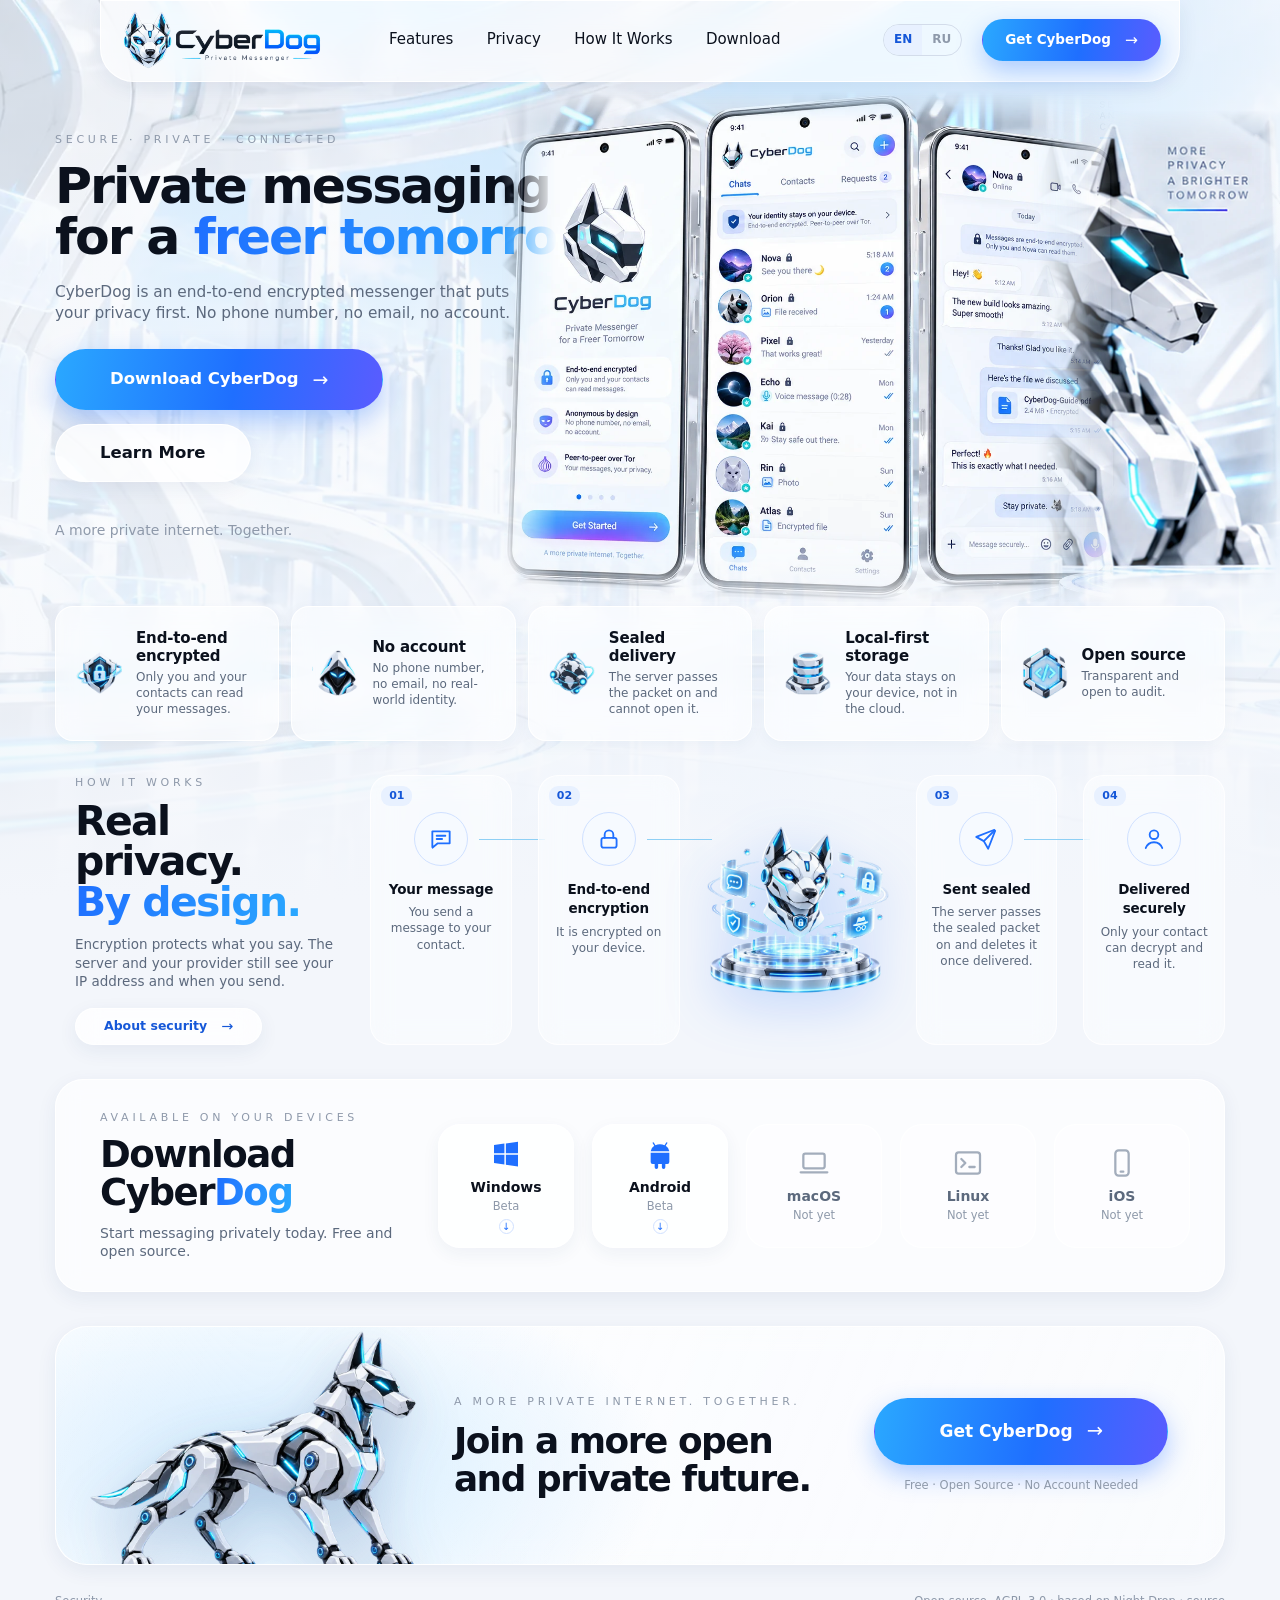
<file: site/relay/index.html>
<!doctype html>
<html lang="en">
<head>
<meta charset="utf-8">
<meta name="viewport" content="width=device-width, initial-scale=1">
<title>CyberDog — private messenger</title>
<meta name="description" content="CyberDog is an end-to-end encrypted messenger for one-to-one chats and small groups. No phone number, no email, no account.">
<meta name="theme-color" content="#f4f7fb">
<link rel="icon" type="image/png" href="assets/icon-192.png">
<style>
  :root {
    --bg: #f3f6fb; --line: #e2e8f1; --line-2: #d3dcea;
    --ink: #0b111d; --ink-2: #5c697d; --muted: #8e99aa;
    --blue: #1f6fff; --cyan: #19b8f2; --blue-d: #1557d8;
    --grad: linear-gradient(100deg, #2aa8ff, #1f6fff 55%, #5a5cff);
    --glass: rgba(255,255,255,.66); --shadow: 0 18px 44px rgba(30, 60, 110, .12); --shadow-s: 0 6px 20px rgba(30, 60, 110, .07);
    --gap: 12px;
  }
  * { box-sizing: border-box; }
  html { scroll-behavior: smooth; }
  body { margin: 0; color: var(--ink); background: var(--bg); -webkit-font-smoothing: antialiased;
    font: 15px/1.45 "Segoe UI Variable Display", "Segoe UI", -apple-system, system-ui, Roboto, "Helvetica Neue", Arial, sans-serif; }
  a { color: inherit; text-decoration: none; }
  img { max-width: 100%; height: auto; display: block; }
  h1, h2, h3, p { margin: 0; }
  /* The backdrop sits behind the top of the page at 80% of full-bleed size, washed out, and
     fades into the plain page colour before its lower edge. */
  .page { overflow: hidden; background: linear-gradient(180deg, rgba(248,250,253,.68), rgba(248,250,253,.78) 520px, rgba(246,248,252,.90) 760px, #f3f6fb 900px), url(assets/background.webp) center top / max(100%, 1600px) auto no-repeat, var(--bg); }
  .wrap { width: min(1330px, 100% - 110px); margin: 0 auto; }
  .blue { background: linear-gradient(100deg, #1f6fff, #2aa8ff); -webkit-background-clip: text; background-clip: text; color: transparent; }
  .eyebrow { color: var(--muted); font-size: 11px; letter-spacing: .34em; text-transform: uppercase; }
  .glass { background: var(--glass); backdrop-filter: blur(12px) saturate(1.3); border: 1px solid rgba(255,255,255,.95); box-shadow: var(--shadow-s); }

  /* Header */
  .top { position: sticky; top: 0; z-index: 20; }
  .bar { display: flex; align-items: center; gap: 20px; width: min(1080px, 100% - 32px); margin: 0 auto; padding: 10px 18px 12px 22px; border-radius: 0 0 34px 34px; }
  .bar .logo img { height: 58px; width: auto; }
  .bar nav { display: flex; gap: clamp(16px, 2.6vw, 36px); margin: 0 auto 0 48px; font-size: 15px; color: var(--ink); }
  .bar nav a:hover { color: var(--blue); }
  .lang { display: inline-flex; border: 1px solid var(--line-2); border-radius: 999px; overflow: hidden; font-size: 12px; font-weight: 600; }
  .lang button { border: 0; background: transparent; padding: 6px 10px; color: var(--muted); cursor: pointer; font: inherit; }
  .lang button[aria-pressed="true"] { background: #e8f1ff; color: var(--blue-d); }
  .btn { display: inline-flex; align-items: center; justify-content: center; gap: 14px; padding: 14px 40px; border-radius: 999px;
    font-weight: 600; font-size: 15.5px; border: 1px solid rgba(255,255,255,.95); background: rgba(255,255,255,.8); color: var(--ink); white-space: nowrap;
    box-shadow: var(--shadow-s); transition: transform .18s, box-shadow .18s; }
  .btn:hover, .btn:focus-visible { transform: translateY(-2px); box-shadow: var(--shadow); }
  .btn.primary { border-color: transparent; background: var(--grad); color: #fff; box-shadow: 0 10px 26px rgba(31,111,255,.34); }
  .btn.primary:hover, .btn.primary:focus-visible { box-shadow: 0 14px 34px rgba(31,111,255,.46); }
  .btn.small { padding: 9px 22px; font-size: 13.5px; }
  .btn:focus-visible { outline: 2px solid var(--blue); outline-offset: 3px; }
  .arrow::after { content: "→"; font-weight: 400; font-size: 1.15em; }

  /* Hero: text on the left; three phones on a glass platform and the dog on the right. */
  .hero { overflow: hidden; margin-top: -82px; padding: 82px 0 26px; }
  .hero .wrap { display: grid; grid-template-columns: minmax(0, .8fr) minmax(0, 1.2fr); gap: 10px; align-items: center; padding-top: 14px; }
  .hero h1 { margin-top: 12px; font-size: clamp(36px, 3.95vw, 57px); line-height: 1.01; letter-spacing: -.04em; font-weight: 780; white-space: nowrap; }
  /* The Russian headline is longer: a size down, so that it stays clear of the phones. */
  html[lang="ru"] .hero h1 { font-size: clamp(32px, 3.4vw, 49px); }
  .hero .lead { margin-top: 20px; max-width: 470px; color: var(--ink-2); font-size: clamp(15px, 1.2vw, 17.5px); line-height: 1.4; }
  .hero .cta { display: flex; flex-wrap: wrap; gap: 14px; margin-top: 24px; }
  .hero .cta .btn { padding: 16px 44px; font-size: 16.5px; }
  .hero .cta .btn.primary { padding: 16px 54px; }
  .hero .trust { margin-top: 38px; color: var(--muted); font-size: 14px; }
  .stage { position: relative; height: clamp(450px, 37.5vw, 545px); }
  /* The glow behind and the glass platform under the phones and the dog make them one scene. */
  .stage::before { content: ""; position: absolute; left: 4%; right: -22%; top: 4%; bottom: 2%; border-radius: 50%;
    background: radial-gradient(closest-side, rgba(255,255,255,.9), rgba(200,230,255,.45) 60%, transparent); filter: blur(14px); }
  .stage .dog { position: absolute; z-index: 4; right: -35%; bottom: -30%; height: 142%; width: auto; max-width: none;
    filter: drop-shadow(0 24px 40px rgba(28,62,120,.22)); }
  /* The guardian dog is cut from the reference scene, so its edges melt into the backdrop too. */
  .stage .dog.guardian { z-index: 2; right: -7.4%; bottom: -3%; height: 100%; filter: none;
    -webkit-mask-image: linear-gradient(90deg, transparent 4%, #000 26%, #000 93%, transparent), linear-gradient(180deg, transparent, #000 8%, #000 93%, transparent);
    -webkit-mask-composite: source-in; mask-image: linear-gradient(90deg, transparent 4%, #000 26%, #000 93%, transparent), linear-gradient(180deg, transparent, #000 8%, #000 93%, transparent); mask-composite: intersect; }
  /* The phones are the picture of the app; its edges melt into the backdrop. */
  .stage .phones { position: absolute; z-index: 3; left: -4%; bottom: -6%; height: 107%; width: auto; max-width: none;
    -webkit-mask-image: linear-gradient(90deg, transparent, #000 9%, #000 86%, transparent), linear-gradient(180deg, transparent, #000 6%, #000 88%, transparent);
    -webkit-mask-composite: source-in; mask-image: linear-gradient(90deg, transparent, #000 9%, #000 86%, transparent), linear-gradient(180deg, transparent, #000 6%, #000 88%, transparent); mask-composite: intersect; }

  main { display: grid; gap: 34px; padding: 4px 0 26px; }
  section { scroll-margin-top: 70px; }
  /* One row of five feature cards. */
  .features { display: grid; grid-template-columns: repeat(5, minmax(0, 1fr)); gap: var(--gap); }
  .feature { display: flex; gap: 14px; align-items: center; padding: 22px 20px; border-radius: 18px; min-height: 104px;
    background: rgba(255,255,255,.58); box-shadow: 0 4px 16px rgba(30,60,110,.045); }
  .feature img { flex: none; width: 46px; }
  .feature h3 { font-size: 15px; font-weight: 680; line-height: 1.2; letter-spacing: -.01em; }
  .feature p { margin-top: 4px; color: var(--ink-2); font-size: 12px; line-height: 1.35; }

  /* How it works: text on the left, four steps on the right with the illustration between them. */
  .how { display: grid; grid-template-columns: minmax(0, 1.9fr) repeat(2, minmax(0, 1fr)) minmax(0, 1.3fr) repeat(2, minmax(0, 1fr)); gap: 26px; align-items: center; padding: 0 0 0 20px; }
  .how h2 { margin-top: 10px; font-size: clamp(30px, 3.2vw, 46px); line-height: 1; letter-spacing: -.04em; font-weight: 790; }
  .how .title p.t { margin-top: 12px; max-width: 320px; color: var(--ink-2); font-size: 13.5px; line-height: 1.35; }
  .how .title .btn { margin-top: 18px; color: var(--blue-d); padding: 7px 28px; font-size: 12.5px; }
  .step { position: relative; padding: 20px 12px 22px; border-radius: 20px; text-align: center; min-height: 190px; align-self: stretch;
    background: rgba(255,255,255,.46); border-color: rgba(255,255,255,.8); box-shadow: none; }
  .step .n { position: absolute; left: 10px; top: 10px; padding: 2px 8px; border-radius: 9px; background: #e8f1ff; color: var(--blue-d); font-weight: 700; font-size: 11px; }
  .step svg { display: block; margin: 16px auto 0; width: 54px; height: 54px; padding: 13px; border-radius: 50%; color: var(--blue); border: 1px solid #cfe0ff; background: #f6faff; }
  .step.line::after { content: ""; position: absolute; top: 63px; left: calc(50% + 38px); width: calc(50% - 4px); height: 1px; background: #8fd0f5; }
  .step h3 { margin-top: 14px; font-size: 13.5px; font-weight: 680; letter-spacing: -.01em; } .step p { margin-top: 5px; color: var(--ink-2); font-size: 12px; line-height: 1.35; }
  .how .art { width: 100%; max-width: 290px; margin: -20px auto; filter: drop-shadow(0 14px 26px rgba(31,111,255,.22)); animation: float 9s ease-in-out infinite; }

  /* Download: the title on the left, platform tiles on the right. */
  .strip { display: grid; grid-template-columns: minmax(0, 1fr) auto; gap: 30px; align-items: center; padding: 30px 34px 30px 44px; border-radius: 28px; }
  .strip h2 { margin-top: 10px; font-size: clamp(28px, 2.9vw, 42px); line-height: 1.02; letter-spacing: -.04em; font-weight: 790; }
  .strip p.t { margin-top: 12px; max-width: 400px; color: var(--ink-2); font-size: 14px; line-height: 1.35; }
  .platforms { display: flex; gap: 18px; }
  .platform { display: grid; justify-items: center; align-content: center; gap: 1px; width: 136px; height: 124px; border-radius: 22px; border: 1px solid rgba(255,255,255,.95); background: rgba(255,255,255,.72); box-shadow: 0 6px 18px rgba(30,60,110,.06);
    transition: transform .2s, box-shadow .2s, border-color .2s; }
  a.platform:hover, a.platform:focus-visible { transform: translateY(-3px); border-color: var(--blue); box-shadow: var(--shadow); }
  .platform svg { width: 32px; height: 32px; color: var(--blue); }
  .platform b { margin-top: 6px; font-size: 14px; font-weight: 650; } .platform small { color: var(--muted); font-size: 11.5px; }
  .platform i { margin-top: 3px; width: 15px; height: 15px; border-radius: 50%; border: 1px solid #cfe0ff; color: var(--blue); font-style: normal; font-size: 10px; line-height: 13px; text-align: center; }
  .platform.off { background: rgba(255,255,255,.4); box-shadow: none; } .platform.off svg { color: #a3adbc; } .platform.off b { color: var(--ink-2); }

  /* Closing block: large and light, the dog standing inside it. */
  .final { grid-template-columns: minmax(0, .95fr) minmax(0, 1.1fr) auto; gap: 34px; padding: 6px 56px 6px 30px; border-radius: 32px; overflow: hidden;
    background: radial-gradient(48% 120% at 18% 60%, rgba(196,230,255,.75), transparent 72%), linear-gradient(110deg, rgba(255,255,255,.82), rgba(255,255,255,.62)); }
  .final img { width: 100%; max-width: 330px; margin: -4px auto -18px; filter: drop-shadow(0 18px 26px rgba(28,62,120,.2)); }
  .final h2 { margin-top: 12px; font-size: clamp(26px, 2.8vw, 40px); line-height: 1.04; letter-spacing: -.04em; font-weight: 790; }
  .final .cta { text-align: center; } .final .btn { padding: 18px 64px; font-size: 17px; } .final small { display: block; margin-top: 12px; color: var(--muted); font-size: 11.5px; }

  footer { padding: 2px 0 12px; color: var(--muted); font-size: 11.5px; }
  footer .wrap { display: flex; flex-wrap: wrap; gap: 4px 22px; justify-content: space-between; }
  footer a { text-decoration: underline; }

  .reveal { opacity: 0; transform: translateY(12px); transition: opacity .6s, transform .6s; }
  .reveal.in { opacity: 1; transform: none; }
  @keyframes float { 0%, 100% { translate: 0 0; } 50% { translate: 0 -7px; } }

  @media (max-width: 1180px) {
    .wrap { width: min(1330px, 100% - 48px); }
    .hero .wrap { grid-template-columns: 1fr; } .hero h1 { white-space: normal; }
    .stage { height: 480px; max-width: 720px; margin-top: 26px; }
    .stage .dog { right: -34%; height: 136%; bottom: -34%; }
    .features { grid-template-columns: repeat(3, minmax(0, 1fr)); }
    .how { grid-template-columns: repeat(4, minmax(0, 1fr)); padding: 0; gap: 12px; } .how .title { grid-column: 1 / span 3; } .how .art { grid-column: 4; grid-row: 1; max-width: 170px; margin: 0 auto; }
    .step.line::after { display: none; }
    .strip { grid-template-columns: 1fr; padding: 18px; } .platforms { flex-wrap: wrap; } .platform { flex: 1 1 120px; width: auto; }
    .final { padding: 18px; gap: 16px 24px; grid-template-columns: 240px minmax(0, 1fr); } .final img { margin: 0; grid-row: span 2; }
    .final .cta { text-align: left; }
  }
  @media (max-width: 700px) {
    .wrap { width: min(1330px, 100% - 28px); }
    .page { background-size: auto 760px; }
    .bar { gap: 8px; padding: 4px 10px 6px; } .bar .logo img { height: 40px; } .bar nav, .bar .btn { display: none; } .bar .lang { margin-left: auto; }
    .hero { margin-top: -70px; padding-top: 70px; } .hero .wrap { padding-top: 18px; } .hero .cta .btn { flex: 1 1 100%; } .hero .trust { margin-top: 20px; }
    .stage { height: auto; margin-top: 18px; } .stage::before, .stage .dog { display: none; }
    .stage .phones { position: static; display: block; height: auto; width: 116%; margin: 0 -8%; }
    .features { grid-template-columns: 1fr; }
    .how { grid-template-columns: repeat(2, minmax(0, 1fr)); } .how .title { grid-column: 1 / -1; } .how .art { display: none; }
    .platforms { gap: 10px; } .platform { flex: 1 1 28%; }
    main { gap: 24px; }
    .final { grid-template-columns: 1fr; text-align: center; padding: 22px 18px; } .final img { margin: 0 auto; grid-row: auto; max-width: 280px; } .final .cta { text-align: center; } .final .btn { padding: 15px 44px; }
    .feature { min-height: 0; padding: 16px; } .step { min-height: 0; } .strip { padding: 22px 18px; border-radius: 22px; } .platform { height: 104px; }
  }
  @media (prefers-reduced-motion: reduce) {
    html { scroll-behavior: auto; } *, *::before, *::after { animation: none !important; transition: none !important; }
    .reveal { opacity: 1; transform: none; }
  }
</style>
</head>
<body>
<div class="page">

<div class="top">
  <div class="bar glass">
    <a class="logo" href="#top"><img src="assets/logo-horizontal.webp" width="720" height="211" alt="CyberDog — Private Messenger"></a>
    <nav>
      <a href="#features" data-ru="Возможности">Features</a>
      <a href="security.html" data-ru="Приватность">Privacy</a>
      <a href="#how" data-ru="Как это работает">How It Works</a>
      <a href="download.html" data-ru="Скачать">Download</a>
    </nav>
    <span class="lang" role="group" aria-label="Language">
      <button type="button" data-lang="en" aria-pressed="true">EN</button><button type="button" data-lang="ru" aria-pressed="false">RU</button>
    </span>
    <a class="btn primary small arrow" href="download.html" data-ru="Скачать CyberDog">Get CyberDog</a>
  </div>
</div>

<header class="hero" id="top">
  <div class="wrap">
    <div>
      <p class="eyebrow" data-ru="Приватно · Зашифровано · Без аккаунта">Secure · Private · Connected</p>
      <h1><span data-ru="Личная переписка">Private messaging</span><br><span data-ru="для">for a</span> <span class="blue" data-ru="свободного завтра">freer tomorrow</span></h1>
      <p class="lead" data-ru="CyberDog — мессенджер со сквозным шифрованием, в котором приватность на первом месте. Без номера телефона, без почты, без аккаунта.">CyberDog is an end-to-end encrypted messenger that puts your privacy first. No phone number, no email, no account.</p>
      <div class="cta">
        <a class="btn primary arrow" href="download.html" data-ru="Скачать CyberDog">Download CyberDog</a>
        <a class="btn" href="#how" data-ru="Подробнее">Learn More</a>
      </div>
      <p class="trust" data-ru="Более приватный интернет. Вместе.">A more private internet. Together.</p>
    </div>
    <div class="stage" aria-hidden="true">
      <img class="dog guardian" src="assets/mascot-guardian.webp" width="524" height="1000" alt="">

      <img class="phones" src="assets/phones.webp" width="1172" height="979" alt="">
    </div>
  </div>
</header>

<main class="wrap">
  <section id="features" class="features">
    <article class="glass feature reveal"><img src="assets/icon-encrypted.webp" width="240" height="219" alt=""><div>
      <h3 data-ru="Сквозное шифрование">End-to-end encrypted</h3>
      <p data-ru="Читать сообщения можете только вы и собеседник.">Only you and your contacts can read your messages.</p></div></article>
    <article class="glass feature reveal"><img src="assets/icon-identity.webp" width="240" height="242" alt=""><div>
      <h3 data-ru="Без аккаунта">No account</h3>
      <p data-ru="Ни номера телефона, ни почты, ни имени.">No phone number, no email, no real-world identity.</p></div></article>
    <article class="glass feature reveal"><img src="assets/icon-relay.webp" width="240" height="231" alt=""><div>
      <h3 data-ru="Запечатанная доставка">Sealed delivery</h3>
      <p data-ru="Сервер передаёт пакет, но открыть его не может.">The server passes the packet on and cannot open it.</p></div></article>
    <article class="glass feature reveal"><img src="assets/icon-local.webp" width="240" height="230" alt=""><div>
      <h3 data-ru="Данные на устройстве">Local-first storage</h3>
      <p data-ru="Переписка хранится у вас, а не в облаке.">Your data stays on your device, not in the cloud.</p></div></article>
    <article class="glass feature reveal"><img src="assets/icon-open.webp" width="240" height="273" alt=""><div>
      <h3 data-ru="Открытый код">Open source</h3>
      <p data-ru="Прозрачный код, который можно проверить.">Transparent and open to audit.</p></div></article>
  </section>

  <section id="how" class="how">
    <div class="title reveal">
      <p class="eyebrow" data-ru="Как это работает">How it works</p>
      <h2><span data-ru="Настоящая приватность.">Real privacy.</span><br><span class="blue" data-ru="Так задумано.">By design.</span></h2>
      <p class="t" data-ru="Шифрование защищает содержание. Сервер и провайдер всё же видят ваш IP-адрес и время отправки.">Encryption protects what you say. The server and your provider still see your IP address and when you send.</p>
      <a class="btn glass arrow" href="security.html" data-ru="О безопасности">About security</a>
    </div>
    <div class="glass step line reveal"><span class="n">01</span><svg viewBox="0 0 24 24" fill="none" stroke="currentColor" stroke-width="1.700" stroke-linecap="round" stroke-linejoin="round" aria-hidden="true"><path d="M4 5h16v11H9l-5 4z"/><path d="M8 9h8M8 12h5"/></svg><h3 data-ru="Ваше сообщение">Your message</h3><p data-ru="Вы пишете собеседнику.">You send a message to your contact.</p></div>
    <div class="glass step line reveal"><span class="n">02</span><svg viewBox="0 0 24 24" fill="none" stroke="currentColor" stroke-width="1.700" stroke-linecap="round" stroke-linejoin="round" aria-hidden="true"><rect x="5" y="11" width="14" height="9" rx="2"/><path d="M8 11V8a4 4 0 0 1 8 0v3"/></svg><h3 data-ru="Сквозное шифрование">End-to-end encryption</h3><p data-ru="Оно шифруется на вашем устройстве.">It is encrypted on your device.</p></div>
    <img class="art reveal" src="assets/privacy.webp" width="1000" height="915" alt="">
    <div class="glass step line reveal"><span class="n">03</span><svg viewBox="0 0 24 24" fill="none" stroke="currentColor" stroke-width="1.700" stroke-linecap="round" stroke-linejoin="round" aria-hidden="true"><path d="M21 3 10 14"/><path d="M21 3l-7 18-4-7-7-4z"/></svg><h3 data-ru="Передача">Sent sealed</h3><p data-ru="Сервер передаёт запечатанный пакет и удаляет его после доставки.">The server passes the sealed packet on and deletes it once delivered.</p></div>
    <div class="glass step reveal"><span class="n">04</span><svg viewBox="0 0 24 24" fill="none" stroke="currentColor" stroke-width="1.700" stroke-linecap="round" stroke-linejoin="round" aria-hidden="true"><circle cx="12" cy="8" r="4"/><path d="M4 21c1.500-4 4.500-6 8-6s6.500 2 8 6"/></svg><h3 data-ru="Доставлено">Delivered securely</h3><p data-ru="Расшифровать и прочитать может только собеседник.">Only your contact can decrypt and read it.</p></div>
  </section>

  <section id="download" class="glass strip reveal">
    <div>
      <p class="eyebrow" data-ru="Доступно на ваших устройствах">Available on your devices</p>
      <h2><span data-ru="Скачать">Download</span> Cyber<span class="blue">Dog</span></h2>
      <p class="t" data-ru="Начните переписку сегодня. Бесплатно, с открытым кодом.">Start messaging privately today. Free and open source.</p>
    </div>
    <div class="platforms">
      <a class="platform" href="download.html#windows"><svg viewBox="0 0 24 24" fill="currentColor" aria-hidden="true"><path d="M3 5.300 10.800 4.200v7.300H3zM11.900 4.100 21 2.800v8.700h-9.100zM3 12.600h7.800v7.300L3 18.800zM11.900 12.600H21v8.700l-9.100-1.300z"/></svg><b>Windows</b><small>Beta</small><i>↓</i></a>
      <a class="platform" href="download.html#android"><svg viewBox="0 0 24 24" fill="currentColor" aria-hidden="true"><path d="M7.200 3.100 8.600 5.400A7 7 0 0 1 12 4.600c1.200 0 2.400.300 3.400.800l1.400-2.300.9.500-1.400 2.300A6 6 0 0 1 19 10H5a6 6 0 0 1 2.700-4.100L6.300 3.600zM5 11h14v7a1.500 1.500 0 0 1-1.500 1.500H16V22a1.300 1.300 0 0 1-2.600 0v-2.500h-2.800V22A1.300 1.300 0 0 1 8 22v-2.500H6.500A1.500 1.500 0 0 1 5 18z"/></svg><b>Android</b><small>Beta</small><i>↓</i></a>
      <div class="platform off"><svg viewBox="0 0 24 24" fill="none" stroke="currentColor" stroke-width="1.700" stroke-linecap="round" stroke-linejoin="round" aria-hidden="true"><rect x="4" y="5" width="16" height="11" rx="1.500"/><path d="M2 19h20"/></svg><b>macOS</b><small data-ru="Пока нет">Not yet</small></div>
      <div class="platform off"><svg viewBox="0 0 24 24" fill="none" stroke="currentColor" stroke-width="1.700" stroke-linecap="round" stroke-linejoin="round" aria-hidden="true"><rect x="3" y="4" width="18" height="16" rx="2"/><path d="m7 9 3 3-3 3M13 15h4"/></svg><b>Linux</b><small data-ru="Пока нет">Not yet</small></div>
      <div class="platform off"><svg viewBox="0 0 24 24" fill="none" stroke="currentColor" stroke-width="1.700" stroke-linecap="round" stroke-linejoin="round" aria-hidden="true"><rect x="7" y="2.500" width="10" height="19" rx="2.500"/><path d="M11 18.500h2"/></svg><b>iOS</b><small data-ru="Пока нет">Not yet</small></div>
    </div>
  </section>

  <section class="glass strip final reveal">
    <img src="assets/mascot-side.webp" width="1000" height="748" alt="">
    <div>
      <p class="eyebrow" data-ru="Более приватный интернет. Вместе.">A more private internet. Together.</p>
      <h2 data-ru="За открытое и приватное будущее.">Join a more open and private future.</h2>
    </div>
    <div class="cta">
      <a class="btn primary arrow" href="download.html" data-ru="Скачать CyberDog">Get CyberDog</a>
      <small data-ru="Бесплатно · Открытый код · Без аккаунта">Free · Open Source · No Account Needed</small>
    </div>
  </section>
</main>

<footer><div class="wrap">
  <span><a href="security.html" data-ru="Безопасность">Security</a></span>
  <span><span data-ru="Открытый код, AGPL-3.0 · основано на Night Drop">Open source, AGPL-3.0 · based on Night Drop</span> · <a href="https://github.com/idealhere/nightdrop" data-ru="исходники">source</a></span>
</div></footer>
</div>

<script>
(function () {
  // Two languages in one page: English is the markup, Russian sits in data-ru. The choice is
  // shared with the classic site.
  var nodes = document.querySelectorAll('[data-ru]');
  nodes.forEach(function (n) { n.setAttribute('data-en', n.textContent); });
  var titles = { en: 'CyberDog — private messenger', ru: 'CyberDog — приватный мессенджер' };
  function apply(lang) {
    nodes.forEach(function (n) { n.textContent = n.getAttribute('data-' + lang); });
    document.documentElement.lang = lang;
    document.title = titles[lang];
    document.querySelectorAll('.lang button').forEach(function (b) {
      b.setAttribute('aria-pressed', String(b.getAttribute('data-lang') === lang));
    });
    try { localStorage.setItem('cyberdog-lang', lang); } catch (e) {}
  }
  var saved = null;
  try { saved = localStorage.getItem('cyberdog-lang'); } catch (e) {}
  if (saved === 'ru' || /[?&]ru\b/.test(location.search)) apply('ru');
  document.querySelectorAll('.lang button').forEach(function (b) {
    b.addEventListener('click', function () { apply(b.getAttribute('data-lang')); });
  });

  // Sections fade in as they are reached. Without the observer everything is simply visible.
  var items = document.querySelectorAll('.reveal');
  // `?static` shows everything at once: for a screenshot, or a reader who wants no fading.
  if (!('IntersectionObserver' in window) || /[?&]static/.test(location.search)) {
    items.forEach(function (i) { i.classList.add('in'); }); return;
  }
  var seen = new IntersectionObserver(function (entries) {
    entries.forEach(function (e) { if (e.isIntersecting) { e.target.classList.add('in'); seen.unobserve(e.target); } });
  }, { rootMargin: '0px 0px -4% 0px' });
  items.forEach(function (i) { seen.observe(i); });
})();
</script>
</body>
</html>
</file>
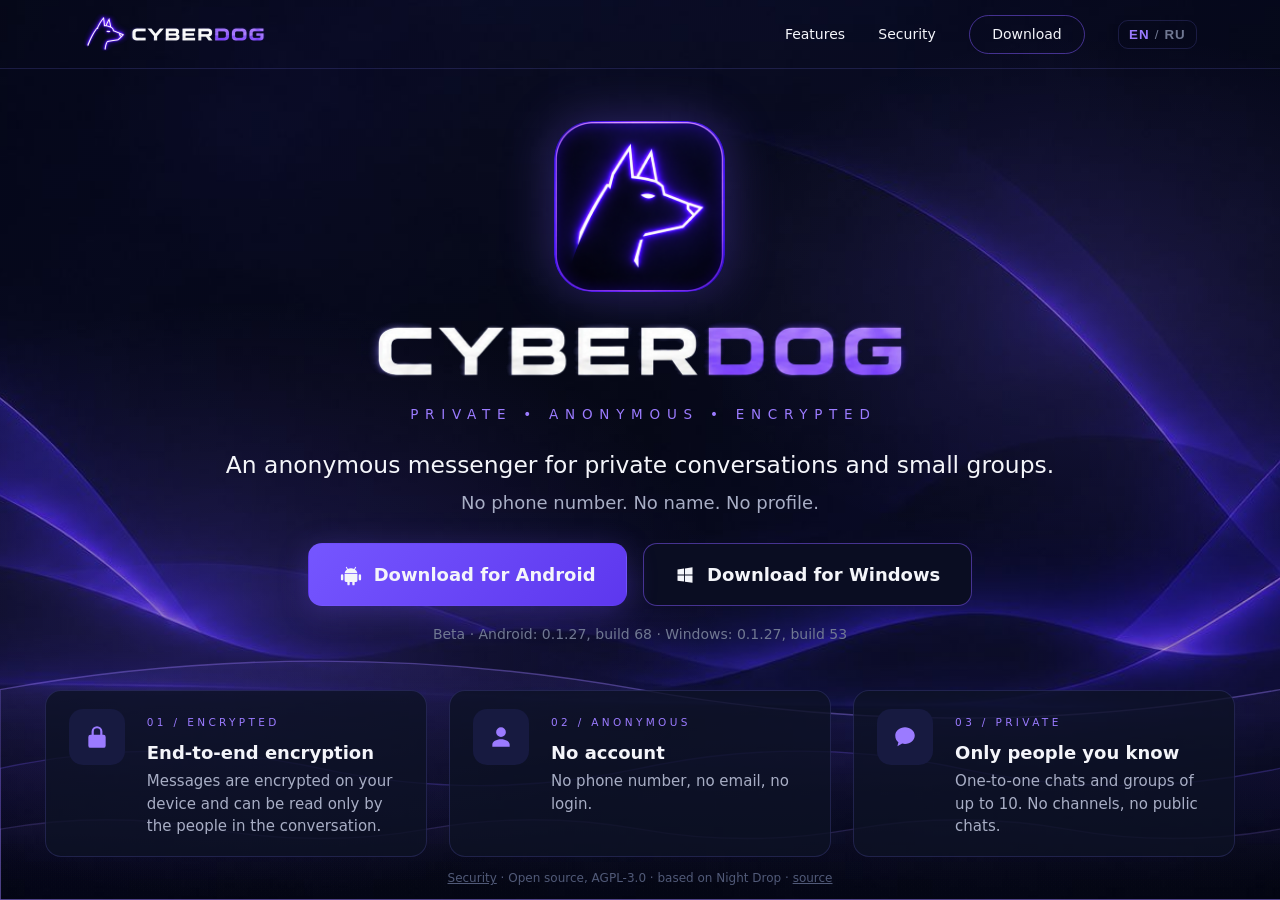
<file: site/classic/published/index.html>
<!doctype html>
<html lang="en" data-lang="en">
<head>
<meta charset="utf-8">
<meta name="viewport" content="width=device-width, initial-scale=1">
<title>CYBERDOG — anonymous messenger</title>
<script>(function(){var d=document.documentElement,k='cyberdog-lang',t={en:'CYBERDOG — anonymous messenger',ru:'CYBERDOG — анонимный мессенджер'},l;try{l=localStorage.getItem(k)}catch(e){}function set(n){d.dataset.lang=n;d.lang=n;document.title=t[n]}set(l==='ru'?'ru':'en');document.addEventListener('click',function(e){if(!e.target.closest('.lang'))return;var n=d.dataset.lang==='en'?'ru':'en';set(n);try{localStorage.setItem(k,n)}catch(e){}})})();</script>
<meta name="description" content="CYBERDOG is a messenger for private conversations and small groups, with end-to-end encryption. No phone number, no name, no profile.">
<meta name="robots" content="noindex">
<meta name="theme-color" content="#050816">
<link rel="icon" type="image/png" sizes="192x192" href="icon-192.png?v=3">
<link rel="icon" href="favicon.ico?v=3" sizes="any">
<link rel="apple-touch-icon" href="apple-touch-icon.png">
<style>
  :root {
    --bg: #050816; --bg2: #090d1f; --surface: #0d1225; --soft: #11172c;
    --border: rgba(130,120,255,.18); --border-on: rgba(130,90,255,.5);
    --text: #f4f5fa; --text2: #a8aec5; --muted: #707892;
    --accent: #7657ff; --accent-l: #9b7bff; --accent-d: #5638d7;
  }
  * { box-sizing: border-box; }
  html, body { height: 100%; }
  body { margin: 0; color: var(--text); -webkit-font-smoothing: antialiased;
    font: 16px/1.5 "Segoe UI", system-ui, -apple-system, Roboto, Arial, sans-serif;
    background: var(--bg); }
  a { color: inherit; text-decoration: none; }
  .page { min-height: 100%; display: flex; flex-direction: column; }

  header { display: flex; align-items: center; justify-content: space-between; gap: 16px;
    padding: 14px clamp(16px, 6.5vw, 110px); border-bottom: 1px solid var(--border); }
  .brand { display: flex; align-items: center; } .brand img { display: block; height: 40px; width: auto; }
  
  nav { display: flex; align-items: center; gap: clamp(14px, 2.6vw, 44px); font-size: 14px; }
  .pill { padding: 8px 22px; border: 1px solid var(--border-on); border-radius: 999px; }
  nav a:hover { color: var(--accent-l); }

  main { flex: 1; display: grid; place-items: center; padding: clamp(10px, 2.4vh, 28px) clamp(16px, 6.5vw, 110px) 0; }
  .hero { text-align: center; }
  .appicon { display: block; width: clamp(96px, 19vh, 184px); height: auto; aspect-ratio: 1; margin: 0 auto;
    border-radius: 22%; box-shadow: 0 0 50px rgba(118,87,255,.35); }
  h1 { margin: clamp(10px, 2.2vh, 24px) 0 0; line-height: 0; }
  h1 img { width: min(clamp(300px, 62vh, 620px), 86vw); height: auto; }
  .tag { margin: clamp(8px, 1.6vh, 16px) 0 0; color: var(--accent-l); font-size: min(clamp(10px, 1.5vh, 14px), 2.5vw); letter-spacing: .5em; text-indent: .5em; }
  .lead { margin: clamp(12px, 2.6vh, 28px) 0 0; font-size: clamp(17px, 2.6vh, 24px); }
  .sub { margin: 6px 0 0; color: var(--text2); font-size: clamp(14px, 2vh, 19px); }
  .actions { display: flex; flex-wrap: wrap; justify-content: center; gap: 16px; margin-top: clamp(14px, 3vh, 30px); }
  .btn { display: inline-flex; align-items: center; gap: 12px; padding: clamp(11px, 1.9vh, 18px) clamp(22px, 2.4vw, 36px);
    border-radius: 14px; font-weight: 600; font-size: clamp(15px, 2vh, 18px); border: 1px solid var(--border-on);
    background: #0a0d22; transition: transform .15s, border-color .15s, box-shadow .15s; }
  .btn.main { border-color: transparent; background: linear-gradient(135deg, #7556ff, #5d37ee); box-shadow: 0 6px 30px rgba(118,87,255,.28); }
  .btn:hover, .btn:focus-visible { transform: translateY(-1px); border-color: var(--accent-l); }
  .btn:focus-visible { outline: 2px solid var(--accent-l); outline-offset: 3px; }
  .meta { margin: clamp(10px, 2vh, 20px) 0 0; color: var(--muted); font-size: 14px; }

  .cards { display: grid; grid-template-columns: repeat(3, 1fr); gap: 22px; padding: clamp(8px, 1.6vh, 18px) clamp(16px, 3.5vw, 58px) 0; }
  .card { display: flex; gap: 22px; padding: clamp(12px, 2vh, 22px) clamp(16px, 1.8vw, 28px); border-radius: 16px;
    background: rgba(13,18,37,.8); border: 1px solid var(--border); }
  .tile { flex: none; display: grid; place-items: center; width: 56px; height: 56px; border-radius: 14px; background: #171a40; }
  .tile svg { fill: var(--accent-l); }
  .card small { color: var(--accent-l); font-size: 10.5px; letter-spacing: .32em; }
  .card h2 { margin: 6px 0 4px; font-size: 18px; font-weight: 650; }
  .card p { margin: 0; color: var(--text2); font-size: 15px; }
  .legal { margin: 0; padding: clamp(8px, 1.4vh, 14px) 16px; text-align: center; font-size: 12px; color: #515a78; }
  .legal a { text-decoration: underline; }

  @media (max-width: 900px) {
    nav { gap: 14px; font-size: 13px; } nav a:not(.pill) { display: none; } .brand img { height: 32px; } .pill { padding: 6px 14px; }
    main { padding-top: 26px; }
    .lead, .sub { padding: 0 6px; } .meta { font-size: 12.5px; padding: 0 10px; }
    .cards { grid-template-columns: 1fr; gap: 12px; padding-top: 28px; }
    .card { gap: 14px; } .tile { width: 46px; height: 46px; }
  }

  /* --- Motion ------------------------------------------------------------------------------- */
  /* The backdrop sways, and three translucent waves slide along the bottom at different speeds:
     the curves in the artwork read as moving water rather than as a picture. */
  .bg { position: fixed; inset: 0; z-index: 0; overflow: hidden; pointer-events: none; }
  .bg-img { position: absolute; inset: -7%;
    background: linear-gradient(rgba(5,8,22,.25), rgba(5,8,22,.25)), url(backdrop.jpg) center / cover no-repeat;
    animation: sway 24s ease-in-out infinite alternate; }
  @keyframes sway { from { transform: translate3d(-1.8%, .7%, 0) rotate(-.6deg) scale(1.02); }
                    to   { transform: translate3d(1.8%, -.9%, 0) rotate(.7deg) scale(1.07); } }
  .wave { position: absolute; left: 0; bottom: 0; width: 200%; height: 44vh; mix-blend-mode: screen;
    animation: slide 46s linear infinite; }
  .wave.w2 { height: 36vh; animation-duration: 64s; animation-direction: reverse; }
  .wave.w3 { height: 28vh; animation-duration: 88s; }
  @keyframes slide { to { transform: translate3d(-50%, 0, 0); } }
  /* A slow glow drifting behind the hero. */
  .bg::after { content: ""; position: absolute; inset: -20%;
    background:
      radial-gradient(38% 34% at 28% 62%, rgba(118,87,255,.18), transparent 70%),
      radial-gradient(34% 30% at 76% 38%, rgba(155,123,255,.12), transparent 70%);
    animation: drift 26s ease-in-out infinite alternate; }
  @keyframes drift { from { transform: translate3d(-3%, 2%, 0); } to { transform: translate3d(4%, -3%, 0) scale(1.08); } }
  .page { position: relative; z-index: 1; }

  /* The hero arrives piece by piece, then the cards. */
  .hero > *, .card { opacity: 0; animation: rise .7s cubic-bezier(.2,.7,.2,1) forwards; }
  .hero > :nth-child(1) { animation-delay: .05s; } .hero > :nth-child(2) { animation-delay: .18s; }
  .hero > :nth-child(3) { animation-delay: .30s; } .hero > :nth-child(4) { animation-delay: .40s; }
  .hero > :nth-child(5) { animation-delay: .48s; } .hero > :nth-child(6) { animation-delay: .58s; }
  .hero > :nth-child(7) { animation-delay: .68s; }
  .card:nth-child(1) { animation-delay: .80s; } .card:nth-child(2) { animation-delay: .90s; } .card:nth-child(3) { animation-delay: 1s; }
  @keyframes rise { from { opacity: 0; transform: translateY(14px); } to { opacity: 1; transform: none; } }

  /* The icon floats a few pixels and its glow breathes: it arrives, then lives. */
  .hero > .appicon { animation: rise .7s cubic-bezier(.2,.7,.2,1) .05s forwards, float 7s ease-in-out 1s infinite, glow 4.5s ease-in-out 1s infinite; }
  @keyframes float { 0%, 100% { translate: 0 0; } 50% { translate: 0 -7px; } }
  @keyframes glow { 0%, 100% { box-shadow: 0 0 50px rgba(118,87,255,.35); } 50% { box-shadow: 0 0 78px rgba(118,87,255,.6); } }

  /* A band of light crosses the main button now and then. */
  .btn.main { position: relative; overflow: hidden; }
  .btn.main::after { content: ""; position: absolute; top: 0; bottom: 0; left: -60%; width: 45%;
    background: linear-gradient(100deg, transparent, rgba(255,255,255,.28), transparent);
    transform: skewX(-18deg); animation: sheen 6.5s ease-in-out 2s infinite; }
  @keyframes sheen { 0%, 62% { left: -60%; } 86%, 100% { left: 125%; } }
  .btn:hover, .btn:focus-visible { box-shadow: 0 10px 34px rgba(118,87,255,.30); }
  .btn.main:hover, .btn.main:focus-visible { box-shadow: 0 12px 42px rgba(118,87,255,.5); }

  /* Cards and the header answer the pointer. */
  .card { transition: transform .25s, border-color .25s, box-shadow .25s, background .25s; }
  .card:hover { transform: translateY(-4px); border-color: var(--border-on); background: rgba(17,23,44,.9);
    box-shadow: 0 16px 44px rgba(118,87,255,.16); }
  .tile { transition: transform .25s, background .25s; }
  .card:hover .tile { transform: scale(1.08) rotate(-3deg); background: #1f2358; }
  .pill { transition: background .2s, box-shadow .2s; }
  .pill:hover { background: rgba(118,87,255,.16); box-shadow: 0 0 22px rgba(118,87,255,.3); }
  .brand img { transition: filter .25s; } .brand:hover img { filter: drop-shadow(0 0 10px rgba(155,123,255,.7)); }

  /* A light passes along the three words. */
  .tag { background: linear-gradient(90deg, var(--accent-l) 0 40%, #efeaff 50%, var(--accent-l) 60% 100%) 0 0 / 300% 100%;
    -webkit-background-clip: text; background-clip: text; color: transparent;
    animation: rise .7s cubic-bezier(.2,.7,.2,1) .30s forwards, shimmer 9s linear 1.5s infinite; }
  @keyframes shimmer { from { background-position: 100% 0; } to { background-position: -50% 0; } }

  @media (prefers-reduced-motion: reduce) {
    *, *::before, *::after { animation: none !important; transition: none !important; }
    .hero > *, .card { opacity: 1; }
    .btn.main::after { display: none; }
  }
  x-l { display: inline; }
  html[data-lang="en"] x-l[lang="ru"], html[data-lang="ru"] x-l[lang="en"] { display: none; }
  .lang { display: inline-flex; gap: 5px; padding: 6px 10px; border: 1px solid var(--border); border-radius: 10px; background: none;
    color: var(--muted); font: 600 12px/1 inherit; letter-spacing: .08em; cursor: pointer; }
  .lang:hover { border-color: var(--border-on); }
  html[data-lang="en"] .lang b:first-child, html[data-lang="ru"] .lang b:last-child { color: var(--accent-l); }
  .lang b { font-weight: 600; }
</style>
</head>
<body>
<div class="bg" aria-hidden="true"><div class="bg-img"></div><svg class="wave w1" viewBox="0 0 2880 320" preserveAspectRatio="none"><defs><linearGradient id="g-w1" x1="0" y1="0" x2="0" y2="1"><stop offset="0" stop-color="rgba(118,87,255,.10)"/><stop offset="1" stop-color="rgba(5,8,22,0)"/></linearGradient></defs><path d="M0,150 Q360,104 720,150 T1440,150 T2160,150 T2880,150 L2880,320 L0,320 Z" fill="url(#g-w1)" stroke="rgba(155,123,255,.38)" stroke-width="1.4" vector-effect="non-scaling-stroke"/></svg><svg class="wave w2" viewBox="0 0 2880 320" preserveAspectRatio="none"><defs><linearGradient id="g-w2" x1="0" y1="0" x2="0" y2="1"><stop offset="0" stop-color="rgba(93,55,238,.08)"/><stop offset="1" stop-color="rgba(5,8,22,0)"/></linearGradient></defs><path d="M0,190 Q180,156 360,190 T720,190 T1080,190 T1440,190 T1800,190 T2160,190 T2520,190 T2880,190 L2880,320 L0,320 Z" fill="url(#g-w2)" stroke="rgba(118,87,255,.26)" stroke-width="1.4" vector-effect="non-scaling-stroke"/></svg><svg class="wave w3" viewBox="0 0 2880 320" preserveAspectRatio="none"><defs><linearGradient id="g-w3" x1="0" y1="0" x2="0" y2="1"><stop offset="0" stop-color="rgba(155,123,255,.05)"/><stop offset="1" stop-color="rgba(5,8,22,0)"/></linearGradient></defs><path d="M0,230 Q120,206 240,230 T480,230 T720,230 T960,230 T1200,230 T1440,230 T1680,230 T1920,230 T2160,230 T2400,230 T2640,230 T2880,230 L2880,320 L0,320 Z" fill="url(#g-w3)" stroke="rgba(155,123,255,.18)" stroke-width="1.4" vector-effect="non-scaling-stroke"/></svg></div>
<div class="page">
  <header>
    <a class="brand" href="#top"><img src="logo-horizontal.webp" width="185" height="40" alt="CYBERDOG"></a>
    <nav>
      <a href="#features"><x-l lang="ru">Возможности</x-l><x-l lang="en">Features</x-l></a>
      <a href="security.html"><x-l lang="ru">Безопасность</x-l><x-l lang="en">Security</x-l></a>
      <a class="pill" href="download.html"><x-l lang="ru">Скачать</x-l><x-l lang="en">Download</x-l></a>
    <button class="lang" type="button" aria-label="Language"><b>EN</b><span>/</span><b>RU</b></button>
    </nav>
  </header>

  <main id="top">
    <div class="hero">
      <img class="appicon" src="app-icon.png" width="164" height="164" alt="">
      <h1><img src="wordmark.webp" width="1120" height="157" alt="CYBERDOG"></h1>
      <p class="tag">PRIVATE • ANONYMOUS • ENCRYPTED</p>
      <p class="lead"><x-l lang="ru">Анонимный мессенджер для личных разговоров и небольших групп.</x-l><x-l lang="en">An anonymous messenger for private conversations and small groups.</x-l></p>
      <p class="sub"><x-l lang="ru">Без номера телефона. Без имени. Без профиля.</x-l><x-l lang="en">No phone number. No name. No profile.</x-l></p>
      <div class="actions" id="download">
        <a class="btn main" href="download.html#android">
          <svg width="22" height="22" viewBox="0 0 24 24" fill="currentColor" aria-hidden="true"><path d="M7.2 3.1 8.6 5.4A7 7 0 0 1 12 4.6c1.2 0 2.4.3 3.4.8l1.400-2.300.9.5-1.400 2.300A6 6 0 0 1 19 10H5a6 6 0 0 1 2.700-4.100L6.300 3.600zM5 11h14v7a1.500 1.500 0 0 1-1.500 1.500H16V22a1.300 1.300 0 0 1-2.600 0v-2.500h-2.800V22A1.300 1.300 0 0 1 8 22v-2.500H6.500A1.500 1.500 0 0 1 5 18zM2.300 11.200a1.300 1.300 0 0 1 1.300 1.300v4a1.300 1.300 0 0 1-2.600 0v-4a1.300 1.300 0 0 1 1.300-1.300zm19.400 0a1.300 1.300 0 0 1 1.300 1.300v4a1.300 1.300 0 0 1-2.600 0v-4a1.300 1.300 0 0 1 1.300-1.300z"/></svg>
          <x-l lang="ru">Скачать для Android</x-l><x-l lang="en">Download for Android</x-l>
        </a>
        <a class="btn" href="download.html#windows">
          <svg width="20" height="20" viewBox="0 0 24 24" fill="currentColor" aria-hidden="true"><path d="M3 5.300 10.800 4.200v7.300H3zM11.900 4.100 21 2.800v8.700h-9.100zM3 12.600h7.800v7.300L3 18.800zM11.900 12.600H21v8.700l-9.100-1.300z"/></svg>
          <x-l lang="ru">Скачать для Windows</x-l><x-l lang="en">Download for Windows</x-l>
        </a>
      </div>
      <p class="meta"><x-l lang="ru">Beta · Android: 0.1.27, сборка 68 · Windows: 0.1.27, сборка 53</x-l><x-l lang="en">Beta · Android: 0.1.27, build 68 · Windows: 0.1.27, build 53</x-l></p>
    </div>
  </main>

  <div class="cards" id="features">
    <div class="card" id="security">
      <div class="tile"><svg width="26" height="26" viewBox="0 0 24 24" aria-hidden="true"><path d="M12 2a5 5 0 0 0-5 5v3H6a2 2 0 0 0-2 2v8a2 2 0 0 0 2 2h12a2 2 0 0 0 2-2v-8a2 2 0 0 0-2-2h-1V7a5 5 0 0 0-5-5zm-3 5a3 3 0 0 1 6 0v3H9z"/></svg></div>
      <div><small>01 / ENCRYPTED</small><h2><x-l lang="ru">Сквозное шифрование</x-l><x-l lang="en">End-to-end encryption</x-l></h2><p><x-l lang="ru">Сообщения шифруются на устройстве и доступны только участникам разговора.</x-l><x-l lang="en">Messages are encrypted on your device and can be read only by the people in the conversation.</x-l></p></div>
    </div>
    <div class="card">
      <div class="tile"><svg width="26" height="26" viewBox="0 0 24 24" aria-hidden="true"><path d="M12 3a4.500 4.500 0 1 1 0 9 4.500 4.500 0 0 1 0-9zm0 11c4.400 0 8 2.200 8 5v2H4v-2c0-2.800 3.600-5 8-5z"/></svg></div>
      <div><small>02 / ANONYMOUS</small><h2><x-l lang="ru">Без аккаунта</x-l><x-l lang="en">No account</x-l></h2><p><x-l lang="ru">Ни номера телефона, ни почты, ни логина.</x-l><x-l lang="en">No phone number, no email, no login.</x-l></p></div>
    </div>
    <div class="card">
      <div class="tile"><svg width="26" height="26" viewBox="0 0 24 24" aria-hidden="true"><path d="M12 3c5 0 9 3.400 9 7.700s-4 7.700-9 7.700c-.9 0-1.800-.100-2.600-.300L5 20.500l.9-3.700C4.100 15.400 3 13.600 3 10.700 3 6.400 7 3 12 3z"/></svg></div>
      <div><small>03 / PRIVATE</small><h2><x-l lang="ru">Только свои</x-l><x-l lang="en">Only people you know</x-l></h2><p><x-l lang="ru">Личные чаты и группы до 10 человек. Никаких каналов и публичных чатов.</x-l><x-l lang="en">One-to-one chats and groups of up to 10. No channels, no public chats.</x-l></p></div>
    </div>
  </div>
  <p class="legal"><a href="security.html"><x-l lang="ru">Безопасность</x-l><x-l lang="en">Security</x-l></a> · <x-l lang="ru">Открытый код, AGPL-3.0 · основано на Night Drop · </x-l><x-l lang="en">Open source, AGPL-3.0 · based on Night Drop · </x-l><a href="https://github.com/idealhere/nightdrop"><x-l lang="ru">исходники</x-l><x-l lang="en">source</x-l></a></p>
</div>
</body>
</html>
</file>
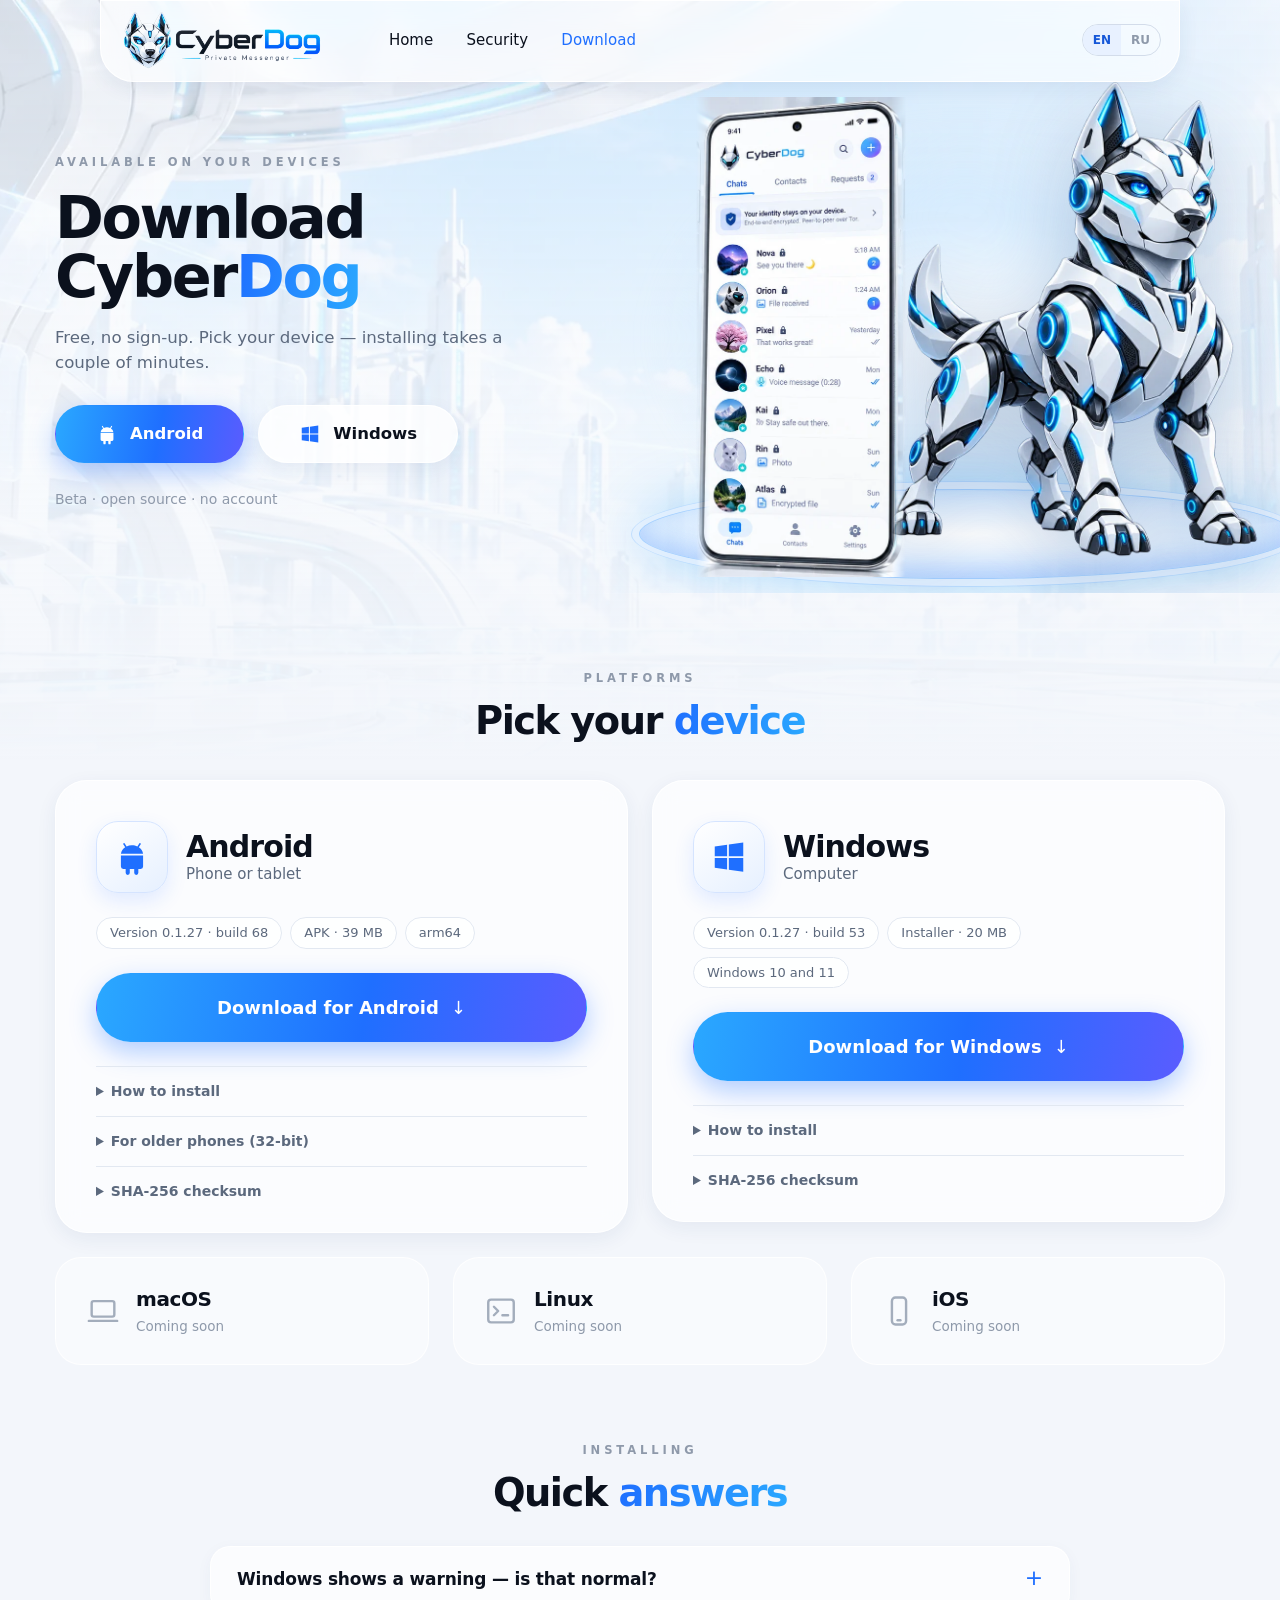
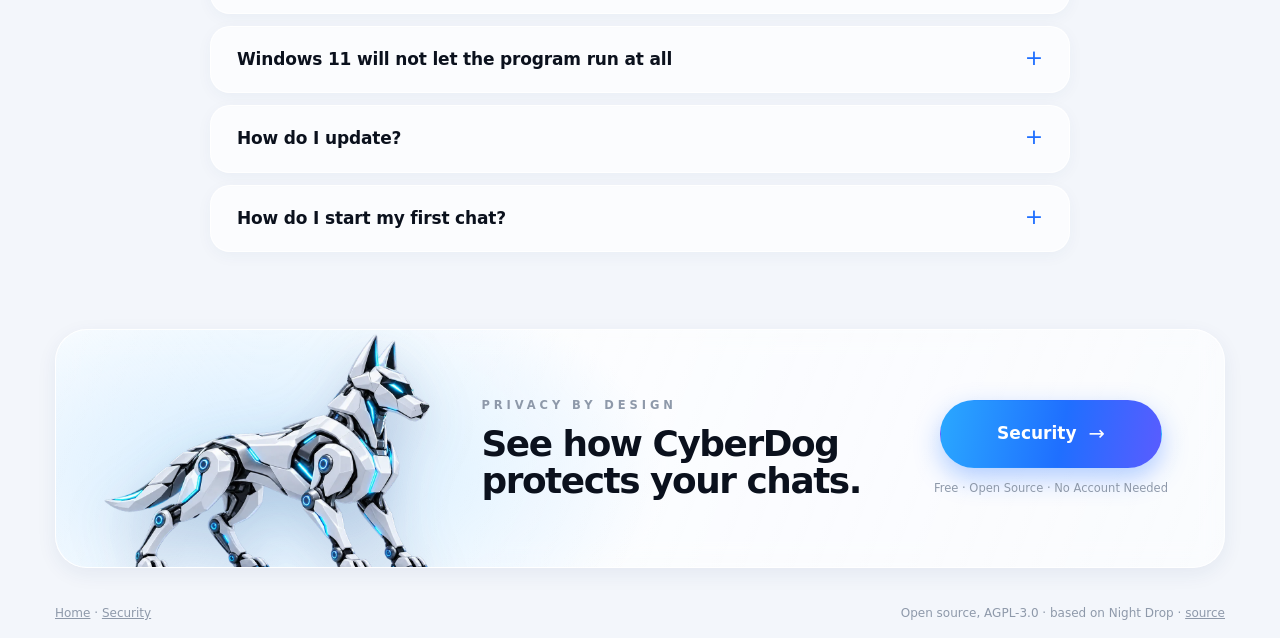
<file: site/relay/download.html>
<!doctype html>
<html lang="en" data-title-ru="Скачать CyberDog">
<head>
<meta charset="utf-8">
<meta name="viewport" content="width=device-width, initial-scale=1">
<title>Download CyberDog</title>
<meta name="description" content="Download CyberDog for Android and Windows. Free, no sign-up.">
<meta name="theme-color" content="#f4f7fb">
<link rel="icon" type="image/png" href="assets/icon-192.png">
<link rel="stylesheet" href="assets/site.css">
<style>
  /* Download: a product page — one large visual, large platform cards, little text. */
  .hero { overflow: hidden; margin-top: -82px; padding: 82px 0 30px; }
  .hero .wrap { display: grid; grid-template-columns: minmax(0, 1fr) minmax(0, 1fr); gap: 20px; align-items: center; padding-top: 20px; }
  .hero h1 { margin-top: 16px; }
  .hero .cta { display: flex; flex-wrap: wrap; gap: 14px; margin-top: 30px; }
  .hero .note { margin-top: 26px; color: var(--muted); font-size: 14px; }
  .stage { position: relative; height: clamp(420px, 36vw, 520px); }
  .stage::before { content: ""; position: absolute; left: 0; right: -10%; top: 4%; bottom: 2%; border-radius: 50%;
    background: radial-gradient(closest-side, rgba(255,255,255,.9), rgba(200,230,255,.45) 60%, transparent); filter: blur(14px); }
  .stage::after { content: ""; position: absolute; z-index: 1; left: -2%; right: -12%; bottom: -16px; height: 88px; border-radius: 50%;
    background: radial-gradient(closest-side, rgba(255,255,255,.98), rgba(226,240,255,.92) 62%, rgba(190,222,255,.55)); border: 1px solid rgba(160,205,255,.95);
    box-shadow: 0 0 0 7px rgba(255,255,255,.55), 0 0 0 8px rgba(170,210,255,.6), 0 0 60px rgba(42,168,255,.45), inset 0 -10px 20px rgba(31,111,255,.18); }
  .stage .dog { position: absolute; z-index: 2; right: -6%; bottom: 4px; height: 104%; width: auto; max-width: none; filter: drop-shadow(0 24px 40px rgba(28,62,120,.22)); animation: float 9s ease-in-out infinite; }
  .stage .phone { position: absolute; z-index: 3; left: 8%; bottom: -3%; height: 104%; width: auto; max-width: none;
    -webkit-mask-image: linear-gradient(90deg, transparent, #000 7%, #000 93%, transparent); mask-image: linear-gradient(90deg, transparent, #000 7%, #000 93%, transparent); }

  .available { display: grid; grid-template-columns: repeat(2, minmax(0, 1fr)); gap: 24px; align-items: start; margin-top: 40px; }
  .os { padding: 40px 40px 30px; border-radius: 32px; scroll-margin-top: 100px; }
  .os:target { box-shadow: 0 0 0 2px rgba(31,111,255,.5), var(--shadow); }
  .os .head { display: flex; align-items: center; gap: 18px; }
  .glyph { flex: none; width: 72px; height: 72px; border-radius: 22px; display: grid; place-items: center; color: var(--blue); background: linear-gradient(145deg, #ffffff, #e6f0ff); border: 1px solid #d5e4ff; box-shadow: 0 8px 20px rgba(31,111,255,.12); }
  .glyph svg { width: 38px; height: 38px; }
  .os h3 { font-size: 30px; line-height: 1.1; letter-spacing: -.03em; font-weight: 760; } .os .head p { color: var(--ink-2); font-size: 15px; }
  .chips { list-style: none; padding: 0; display: flex; flex-wrap: wrap; gap: 8px; margin-top: 24px; }
  .chips li { padding: 5px 13px; border-radius: 999px; background: rgba(255,255,255,.8); border: 1px solid var(--line); color: var(--ink-2); font-size: 13px; }
  .os .btn { display: flex; margin-top: 24px; padding: 20px; font-size: 18px; }
  .os .btn::after { content: "↓"; font-weight: 400; }
  .os details { margin-top: 14px; border-top: 1px solid var(--line); padding-top: 14px; font-size: 14px; }
  .os .btn + details { margin-top: 24px; }
  .os summary { cursor: pointer; color: var(--ink-2); font-weight: 600; }
  .os ol { margin-top: 12px; padding-left: 20px; color: var(--ink-2); display: grid; gap: 7px; } .os ol b, .os details p b { color: var(--ink); }
  .os details p { margin-top: 10px; color: var(--ink-2); } .os details a { color: var(--blue-d); text-decoration: underline; }
  code { display: block; margin-top: 10px; padding: 9px 12px; border-radius: 12px; background: rgba(255,255,255,.8); border: 1px solid var(--line); color: var(--ink-2); font: 12px/1.4 Consolas, "Cascadia Mono", monospace; word-break: break-all; }

  .soon { display: grid; grid-template-columns: repeat(3, minmax(0, 1fr)); gap: 24px; margin-top: 24px; }
  .soon div { display: flex; align-items: center; gap: 16px; padding: 26px 30px; border-radius: 26px; background: rgba(255,255,255,.42); border: 1px solid rgba(255,255,255,.85); }
  .soon svg { flex: none; width: 34px; height: 34px; color: #a3adbc; }
  .soon b { display: block; font-size: 20px; letter-spacing: -.02em; } .soon span { color: var(--muted); font-size: 13.5px; }

  @media (max-width: 1180px) {
    .hero .wrap { grid-template-columns: 1fr; } .stage { height: 460px; max-width: 560px; }
    .available { grid-template-columns: 1fr; }
  }
  @media (max-width: 700px) {
    .hero { margin-top: -70px; padding-top: 86px; } .hero .cta .btn { flex: 1 1 100%; }
    .stage { height: 400px; } .stage .phone { left: -2%; } .stage .dog { right: -22%; height: 96%; }
    .os { padding: 26px 20px 20px; border-radius: 24px; } .os h3 { font-size: 25px; } .glyph { width: 58px; height: 58px; border-radius: 18px; }
    .soon { grid-template-columns: 1fr; gap: 12px; } .soon div { padding: 18px 20px; }
  }
</style>
</head>
<body>
<div class="page">

<div class="top">
  <div class="bar glass">
    <a class="logo" href="./"><img src="assets/logo-horizontal.webp" width="720" height="211" alt="CyberDog — Private Messenger"></a>
    <nav>
      <a href="./" data-ru="Главная">Home</a>
      <a href="security.html" data-ru="Безопасность">Security</a>
      <a href="download.html" aria-current="page" data-ru="Скачать">Download</a>
    </nav>
    <span class="lang" role="group" aria-label="Language">
      <button type="button" data-lang="en" aria-pressed="true">EN</button><button type="button" data-lang="ru" aria-pressed="false">RU</button>
    </span>
  </div>
</div>

<header class="hero">
  <div class="wrap">
    <div>
      <p class="eyebrow" data-ru="Доступно на ваших устройствах">Available on your devices</p>
      <h1><span data-ru="Скачать">Download</span><br>Cyber<span class="blue">Dog</span></h1>
      <p class="lead" data-ru="Бесплатно и без регистрации. Выберите устройство — установка занимает пару минут.">Free, no sign-up. Pick your device — installing takes a couple of minutes.</p>
      <div class="cta">
        <a class="btn primary" href="#android"><svg viewBox="0 0 24 24" fill="currentColor" aria-hidden="true"><path d="M7.200 3.100 8.600 5.400A7 7 0 0 1 12 4.600c1.200 0 2.400.300 3.400.800l1.400-2.300.9.500-1.400 2.300A6 6 0 0 1 19 10H5a6 6 0 0 1 2.700-4.100L6.300 3.600zM5 11h14v7a1.500 1.500 0 0 1-1.500 1.500H16V22a1.300 1.300 0 0 1-2.600 0v-2.500h-2.800V22A1.300 1.300 0 0 1 8 22v-2.500H6.500A1.500 1.500 0 0 1 5 18z"/></svg>Android</a>
        <a class="btn" href="#windows"><svg viewBox="0 0 24 24" fill="currentColor" aria-hidden="true" style="color:var(--blue)"><path d="M3 5.300 10.800 4.200v7.300H3zM11.900 4.100 21 2.800v8.700h-9.100zM3 12.600h7.800v7.300L3 18.800zM11.900 12.600H21v8.700l-9.100-1.300z"/></svg>Windows</a>
      </div>
      <p class="note" data-ru="Бета · открытый код · без аккаунта">Beta · open source · no account</p>
    </div>
    <div class="stage" aria-hidden="true">
      <img class="dog" src="assets/mascot.webp" width="780" height="1000" alt="">
      <img class="phone" src="assets/phone-chats.webp" width="430" height="979" alt="">
    </div>
  </div>
</header>

<main class="wrap">
  <section id="platforms">
    <div class="center reveal">
      <p class="eyebrow" data-ru="Платформы">Platforms</p>
      <h2 style="margin-top:14px"><span data-ru="Выберите">Pick your</span> <span class="blue" data-ru="устройство">device</span></h2>
    </div>

    <div class="available">
      <article class="glass os reveal" id="android">
        <div class="head">
          <div class="glyph"><svg viewBox="0 0 24 24" fill="currentColor" aria-hidden="true"><path d="M7.200 3.100 8.600 5.400A7 7 0 0 1 12 4.600c1.200 0 2.400.300 3.400.800l1.400-2.300.9.500-1.400 2.300A6 6 0 0 1 19 10H5a6 6 0 0 1 2.700-4.100L6.300 3.600zM5 11h14v7a1.500 1.500 0 0 1-1.500 1.500H16V22a1.300 1.300 0 0 1-2.600 0v-2.500h-2.800V22A1.300 1.300 0 0 1 8 22v-2.500H6.500A1.500 1.500 0 0 1 5 18z"/></svg></div>
          <div><h3>Android</h3><p data-ru="Телефон или планшет">Phone or tablet</p></div>
        </div>
        <ul class="chips"><li><span data-ru="Версия">Version</span> 0.1.27 · <span data-ru="сборка">build</span> <span data-build="android">68</span></li><li data-ru="APK · 39 МБ">APK · 39 MB</li><li>arm64</li></ul>
        <a class="btn primary" href="cyberdog-0.1.27-b68.apk" download data-ru="Скачать для Android">Download for Android</a>
        <details><summary data-ru="Как установить">How to install</summary>
          <ol>
            <li data-ru="Нажмите <b>«Скачать для Android»</b> и дождитесь окончания загрузки.">Tap <b>“Download for Android”</b> and wait for the download to finish.</li>
            <li data-ru="Откройте файл из уведомления или из папки «Загрузки».">Open the file from the notification or from your Downloads folder.</li>
            <li data-ru="Если Android спросит, разрешите браузеру <b>установку из этого источника</b> и вернитесь назад.">If Android asks, allow your browser to <b>install from this source</b>, then go back.</li>
            <li data-ru="Нажмите <b>«Установить»</b>, затем <b>«Открыть»</b>.">Tap <b>“Install”</b>, then <b>“Open”</b>.</li>
          </ol></details>
        <details><summary data-ru="Для старых телефонов (32-бит)">For older phones (32-bit)</summary>
          <p><span data-ru="Если основной файл не устанавливается, телефон, скорее всего, 32-битный.">If the main file will not install, the phone is most likely 32-bit.</span> <a href="cyberdog-0.1.27-b68-armv7.apk" download data-ru="Скачать версию для старых телефонов · 32 МБ">Download the version for older phones · 32 MB</a></p>
          <code data-sum="android-armv7">b1d9fff0af3b8b553934b356b8cc80844a2f0d9bfe25ba02ce26be38afe58551</code></details>
        <details><summary data-ru="Контрольная сумма SHA-256">SHA-256 checksum</summary><code data-sum="android">7129584d932bdef46bf7cd655eef2185577ae8c9f54c11d13b553c89263734c4</code></details>
      </article>

      <article class="glass os reveal" id="windows">
        <div class="head">
          <div class="glyph"><svg viewBox="0 0 24 24" fill="currentColor" aria-hidden="true"><path d="M3 5.300 10.800 4.200v7.300H3zM11.900 4.100 21 2.800v8.700h-9.100zM3 12.600h7.800v7.300L3 18.800zM11.900 12.600H21v8.700l-9.100-1.300z"/></svg></div>
          <div><h3>Windows</h3><p data-ru="Компьютер">Computer</p></div>
        </div>
        <ul class="chips"><li><span data-ru="Версия">Version</span> 0.1.27 · <span data-ru="сборка">build</span> <span data-build="windows">53</span></li><li data-ru="Установщик · 20 МБ">Installer · 20 MB</li><li data-ru="Windows 10 и 11">Windows 10 and 11</li></ul>
        <a class="btn primary" href="CyberDogSetup-0.1.27-b53.exe" download data-ru="Скачать для Windows">Download for Windows</a>
        <details><summary data-ru="Как установить">How to install</summary>
          <ol>
            <li data-ru="Нажмите <b>«Скачать для Windows»</b>.">Click <b>“Download for Windows”</b>.</li>
            <li data-ru="Браузер может предупредить, что файл скачивают редко, — выберите <b>«Сохранить»</b>. В Microsoft Edge эта кнопка спрятана: стрелка рядом с «Удалить» → <b>«Сохранить всё равно»</b>.">Your browser may warn that the file is not commonly downloaded — choose <b>“Keep”</b>. In Microsoft Edge the option is tucked away: the arrow next to “Delete” → <b>“Keep anyway”</b>.</li>
            <li data-ru="Запустите файл. В синем окне Windows нажмите <b>«Подробнее»</b>, затем <b>«Выполнить в любом случае»</b>.">Run the file. In the blue Windows dialog click <b>“More info”</b>, then <b>“Run anyway”</b>.</li>
            <li data-ru="Пройдите установщик — права администратора не нужны. Приложение появится в меню «Пуск».">Go through the installer — no administrator rights needed. The app appears in the Start menu.</li>
          </ol></details>
        <details><summary data-ru="Контрольная сумма SHA-256">SHA-256 checksum</summary><code data-sum="windows">f44626b10cf79f93d7cb7827a4b6a3df5db16e697b289702037f2ce7296d2cf9</code></details>
      </article>
    </div>

    <div class="soon reveal">
      <div><svg viewBox="0 0 24 24" fill="none" stroke="currentColor" stroke-width="1.700" stroke-linecap="round" stroke-linejoin="round" aria-hidden="true"><rect x="4" y="5" width="16" height="11" rx="1.500"/><path d="M2 19h20"/></svg><p><b>macOS</b><span data-ru="Скоро">Coming soon</span></p></div>
      <div><svg viewBox="0 0 24 24" fill="none" stroke="currentColor" stroke-width="1.700" stroke-linecap="round" stroke-linejoin="round" aria-hidden="true"><rect x="3" y="4" width="18" height="16" rx="2"/><path d="m7 9 3 3-3 3M13 15h4"/></svg><p><b>Linux</b><span data-ru="Скоро">Coming soon</span></p></div>
      <div><svg viewBox="0 0 24 24" fill="none" stroke="currentColor" stroke-width="1.700" stroke-linecap="round" stroke-linejoin="round" aria-hidden="true"><rect x="7" y="2.500" width="10" height="19" rx="2.500"/><path d="M11 18.500h2"/></svg><p><b>iOS</b><span data-ru="Скоро">Coming soon</span></p></div>
    </div>
  </section>

  <section id="faq">
    <div class="center reveal">
      <p class="eyebrow" data-ru="Установка">Installing</p>
      <h2 style="margin-top:14px"><span data-ru="Коротко">Quick</span> <span class="blue" data-ru="об установке">answers</span></h2>
    </div>
    <div class="faq">
      <details class="reveal"><summary data-ru="Windows показывает предупреждение — это нормально?">Windows shows a warning — is that normal?</summary>
        <p data-ru="Да. Установщик пока не подписан, поэтому Windows предупреждает о нём. В синем окне нажмите <b>«Подробнее» → «Выполнить в любом случае»</b>.">Yes. The installer is not signed yet, so Windows warns about it. In the blue dialog click <b>“More info” → “Run anyway”</b>.</p></details>
      <details class="reveal"><summary data-ru="Windows 11 совсем не даёт запустить программу">Windows 11 will not let the program run at all</summary>
        <p data-ru="Значит, включено «Интеллектуальное управление приложениями» (Smart App Control). Выключить его можно так: <b>Безопасность Windows → Управление приложениями и браузером → Параметры интеллектуального управления приложениями → Выкл.</b> Включить обратно получится только переустановкой Windows, поэтому решайте сами — либо пользуйтесь версией для Android.">Smart App Control is on. To turn it off: <b>Windows Security → App &amp; browser control → Smart App Control settings → Off.</b> It can only be turned back on by reinstalling Windows, so decide for yourself — or use the Android version.</p></details>
      <details class="reveal"><summary data-ru="Как обновиться?">How do I update?</summary>
        <p data-ru="Скачайте новую версию и установите поверх старой — личность и переписка сохранятся. Исключение: Android-сборку 30 и старше нужно один раз удалить, вместе с ней удаляются личность и переписка на этом устройстве.">Download the new version and install it over the old one — your identity and chats are kept. One exception: Android build 30 or older has to be uninstalled once, and your identity and chats on that device go with it.</p></details>
      <details class="reveal"><summary data-ru="Как начать первый чат?">How do I start my first chat?</summary>
        <p data-ru="Нажмите <b>«Создать мою личность»</b> — без регистрации. Затем один из вас открывает <b>«Новый чат» → «Пригласить»</b> и показывает QR или короткий код, а второй — <b>«Присоединиться»</b>. Передавайте код только тому, с кем хотите общаться.">Tap <b>“Create my identity”</b> — no sign-up. Then one of you opens <b>“New chat” → “Invite”</b> and shows the QR or the short code, and the other chooses <b>“Join”</b>. Share the code only with the person you want to talk to.</p></details>
    </div>
  </section>

  <section>
    <div class="glass final reveal">
      <img src="assets/mascot-side.webp" width="1000" height="748" alt="">
      <div>
        <p class="eyebrow" data-ru="Приватность по замыслу">Privacy by design</p>
        <h2 data-ru="Узнайте, как CyberDog защищает переписку.">See how CyberDog protects your chats.</h2>
      </div>
      <div class="cta">
        <a class="btn primary arrow" href="security.html" data-ru="Безопасность">Security</a>
        <small data-ru="Бесплатно · Открытый код · Без аккаунта">Free · Open Source · No Account Needed</small>
      </div>
    </div>
  </section>
</main>

<footer><div class="wrap">
  <span><a href="./" data-ru="Главная">Home</a> · <a href="security.html" data-ru="Безопасность">Security</a></span>
  <span><span data-ru="Открытый код, AGPL-3.0 · основано на Night Drop">Open source, AGPL-3.0 · based on Night Drop</span> · <a href="https://github.com/idealhere/nightdrop" data-ru="исходники">source</a></span>
</div></footer>
</div>
<script src="assets/site.js"></script>
</body>
</html>
</file>
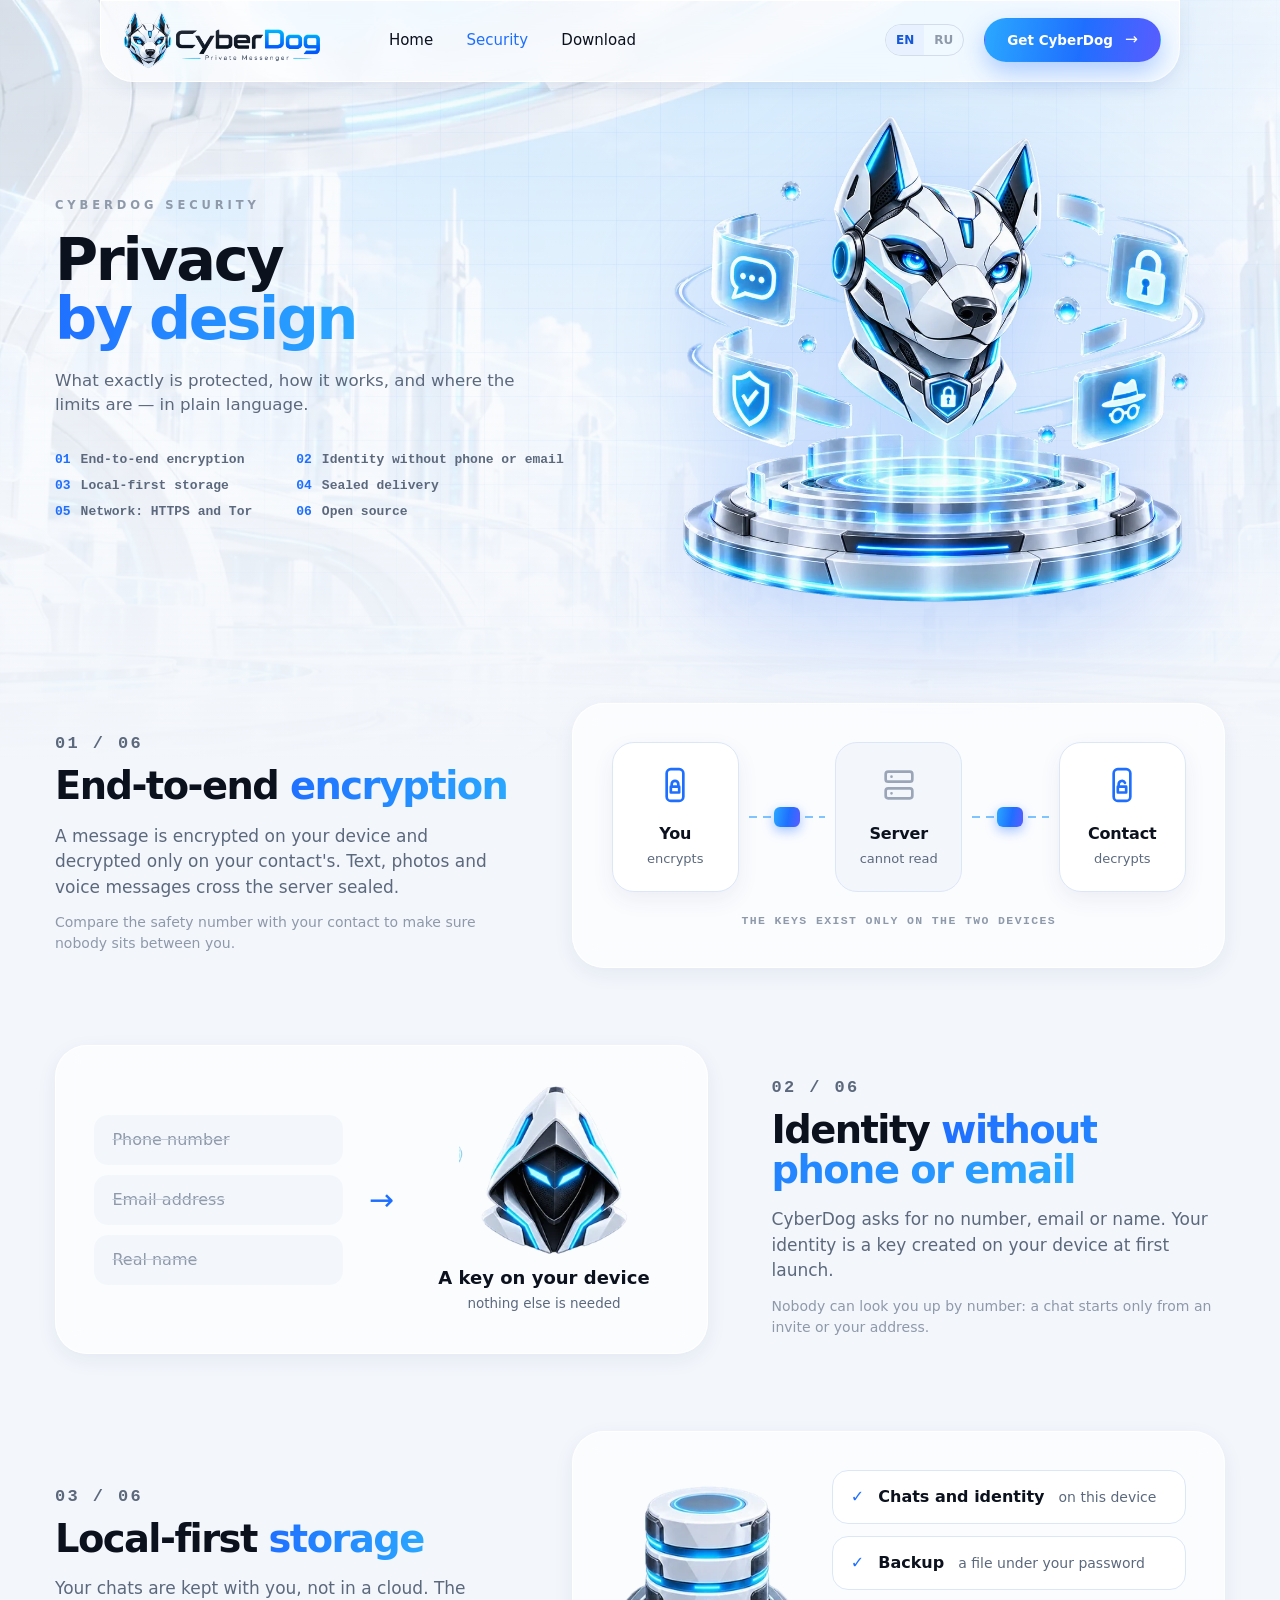
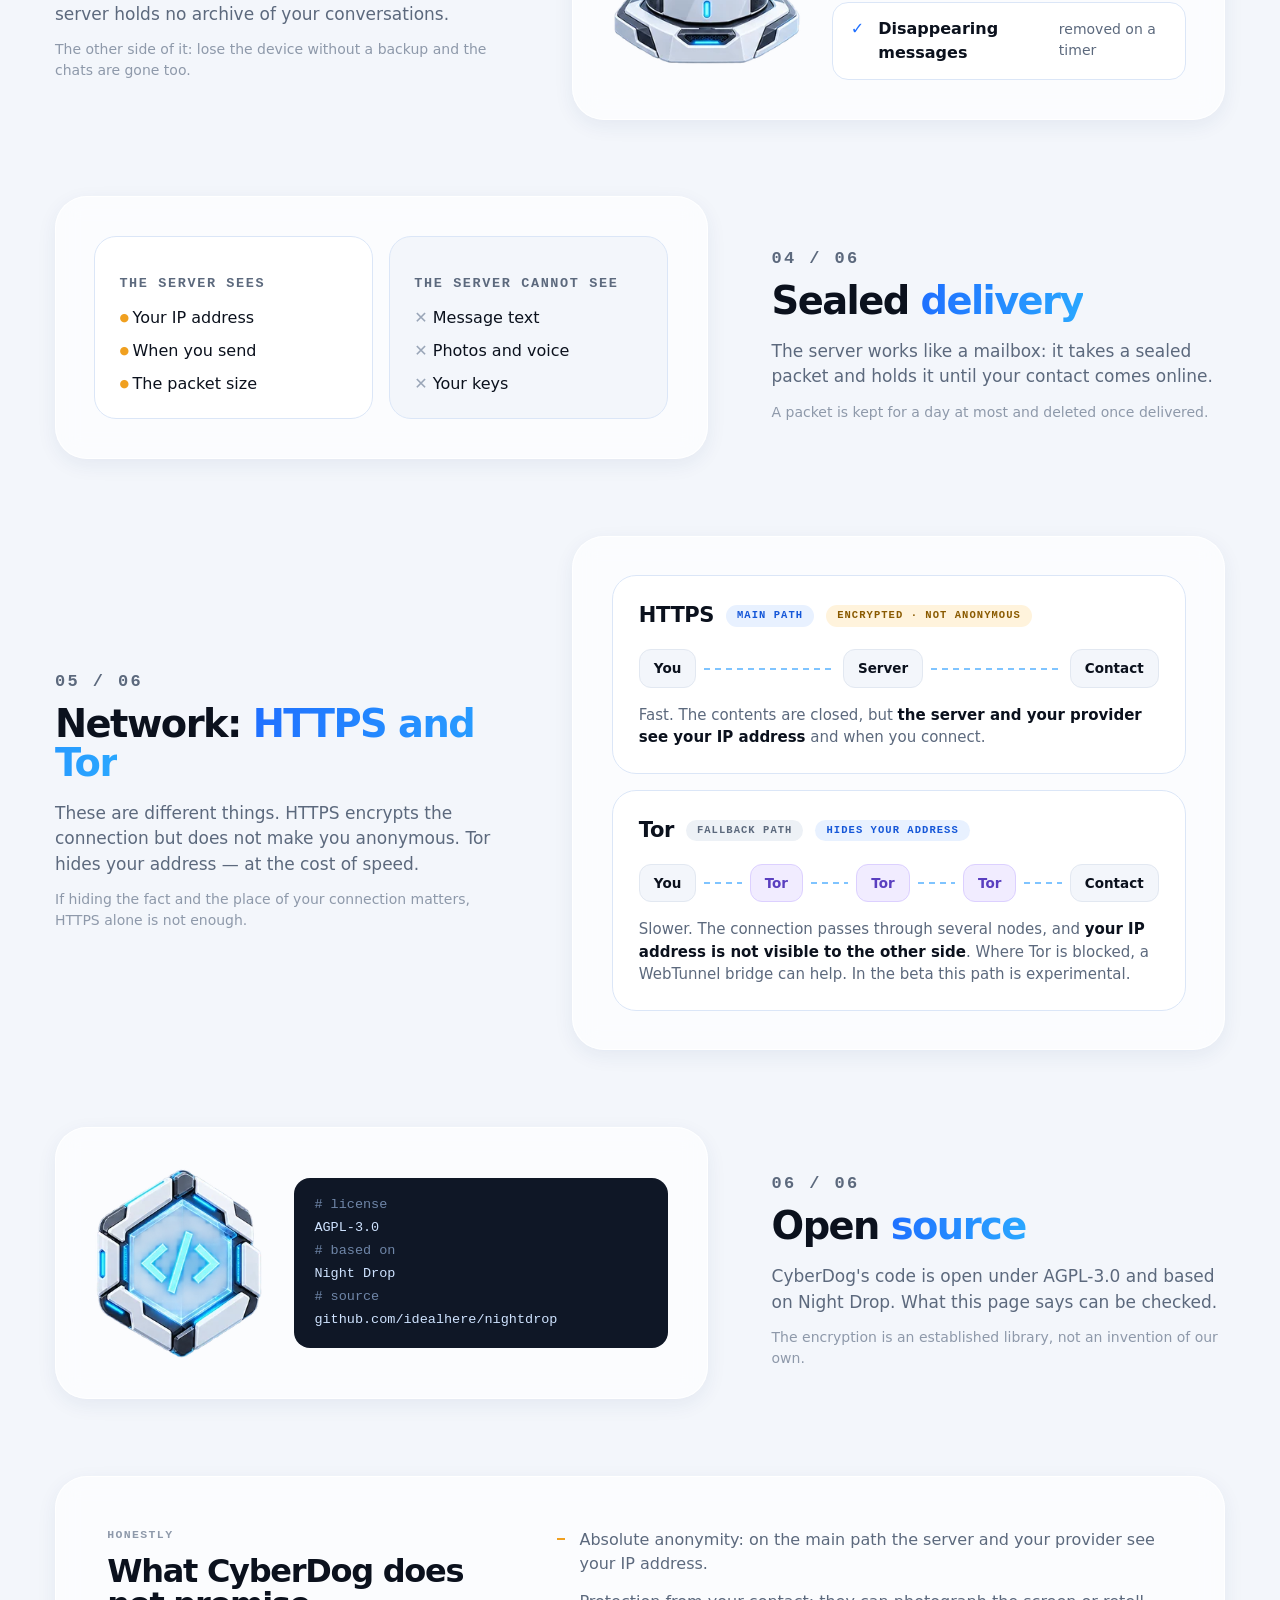
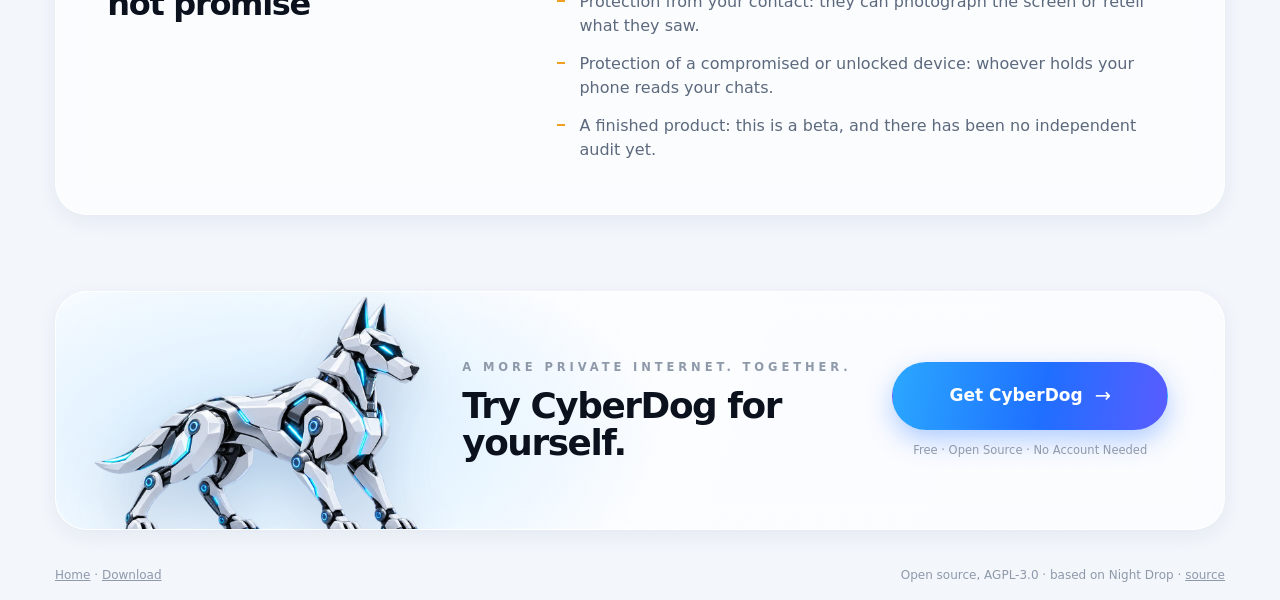
<file: site/relay/security.html>
<!doctype html>
<html lang="en" data-title-ru="Безопасность CyberDog">
<head>
<meta charset="utf-8">
<meta name="viewport" content="width=device-width, initial-scale=1">
<title>CyberDog Security</title>
<meta name="description" content="How CyberDog protects your conversations: end-to-end encryption, no account, local storage, sealed delivery, and what each network path does and does not hide.">
<meta name="theme-color" content="#f4f7fb">
<link rel="icon" type="image/png" href="assets/icon-192.png">
<link rel="stylesheet" href="assets/site.css">
<style>
  /* Security: a technical page — numbered chapters, large diagrams, a blueprint grid. */
  .hero { position: relative; margin-top: -82px; padding: 82px 0 20px; }
  .hero::before { content: ""; position: absolute; inset: 0; pointer-events: none;
    background: linear-gradient(rgba(31,111,255,.055) 1px, transparent 1px) 0 0 / 100% 44px, linear-gradient(90deg, rgba(31,111,255,.055) 1px, transparent 1px) 0 0 / 44px 100%;
    -webkit-mask-image: radial-gradient(70% 80% at 60% 40%, #000, transparent); mask-image: radial-gradient(70% 80% at 60% 40%, #000, transparent); }
  .hero .wrap { position: relative; display: grid; grid-template-columns: minmax(0, 1fr) minmax(0, 1fr); gap: 30px; align-items: center; padding-top: 30px; }
  .hero h1 { margin-top: 16px; }
  .hero .art { width: min(100%, 540px); margin: 0 auto; filter: drop-shadow(0 30px 50px rgba(31,111,255,.25)); animation: float 10s ease-in-out infinite; }
  .index { list-style: none; padding: 0; margin-top: 34px; display: grid; grid-template-columns: repeat(2, max-content); gap: 8px 34px; font: 600 13px/1.4 Consolas, "Cascadia Mono", monospace; color: var(--ink-2); }
  .index a:hover { color: var(--blue); } .index span { color: var(--blue); margin-right: 10px; }

  /* Chapters: text on one side, a large diagram on the other, alternating. */
  .chapter { display: grid; grid-template-columns: minmax(0, .82fr) minmax(0, 1.18fr); gap: clamp(28px, 5vw, 80px); align-items: center; }
  .chapter.flip { grid-template-columns: minmax(0, 1.18fr) minmax(0, .82fr); } .chapter.flip > .say { order: 2; }
  .num { font: 700 13px/1 Consolas, "Cascadia Mono", monospace; color: var(--blue); letter-spacing: .14em; }
  .say h2 { margin-top: 14px; }
  .say p { margin-top: 18px; max-width: 460px; color: var(--ink-2); font-size: 17px; }
  .say p.fine { margin-top: 12px; font-size: 14px; color: var(--muted); }
  .fig { padding: clamp(22px, 3vw, 44px); border-radius: 32px; }
  .mono { font: 600 11.5px/1.3 Consolas, "Cascadia Mono", monospace; letter-spacing: .12em; text-transform: uppercase; color: var(--muted); }

  /* Diagram pieces */
  .flow { display: grid; grid-template-columns: 1fr auto 1fr auto 1fr; align-items: center; gap: 10px; }
  .node { padding: 22px 12px; border-radius: 22px; text-align: center; background: #fff; border: 1px solid #dbe6f7; box-shadow: 0 8px 22px rgba(30,60,110,.07); }
  .node svg { width: 40px; height: 40px; color: var(--blue); } .node b { display: block; margin-top: 10px; font-size: 16px; letter-spacing: -.01em; } .node span { display: block; margin-top: 3px; color: var(--ink-2); font-size: 13px; }
  .node.dim { background: #f3f6fb; box-shadow: none; } .node.dim svg { color: #9aa6b8; }
  .wire { position: relative; width: clamp(34px, 6vw, 86px); height: 2px; background: repeating-linear-gradient(90deg, #7fc4ff 0 8px, transparent 8px 14px); }
  .wire::after { content: ""; position: absolute; left: 50%; top: 50%; width: 26px; height: 20px; margin: -10px 0 0 -13px; border-radius: 6px; background: var(--grad); box-shadow: 0 4px 12px rgba(31,111,255,.4); }
  .cap { margin-top: 22px; text-align: center; }

  .ids { display: grid; grid-template-columns: 1fr auto 1fr; gap: 26px; align-items: center; }
  .ids ul { list-style: none; padding: 0; display: grid; gap: 10px; }
  .ids li { padding: 13px 18px; border-radius: 14px; background: #f3f6fb; color: var(--muted); font-size: 16px; text-decoration: line-through; text-decoration-color: #c3ccd9; }
  .ids img { width: 170px; margin: 0 auto; } .ids .key { text-align: center; } .ids .key b { display: block; margin-top: 8px; font-size: 18px; }
  .ids .key span { color: var(--ink-2); font-size: 13.5px; }
  .ids i { font-style: normal; color: var(--blue); font-size: 30px; }

  .device { display: grid; grid-template-columns: auto 1fr; gap: 30px; align-items: center; }
  .device img { width: 190px; }
  .device ul { list-style: none; padding: 0; display: grid; gap: 12px; }
  .device li { display: flex; gap: 14px; align-items: baseline; padding: 14px 18px; border-radius: 16px; background: #fff; border: 1px solid #dbe6f7; font-size: 16px; }
  .device li b { font-weight: 650; } .device li span { color: var(--ink-2); font-size: 14px; }
  .device li::before { content: "✓"; color: var(--blue); font-weight: 700; }

  .ledger { display: grid; grid-template-columns: 1fr 1fr; gap: 16px; }
  .ledger div { padding: 22px 24px; border-radius: 22px; background: #fff; border: 1px solid #dbe6f7; }
  .ledger .no { background: #f3f6fb; }
  .ledger ul { list-style: none; padding: 0; margin-top: 14px; display: grid; gap: 9px; font-size: 16px; }
  .ledger .yes li::before { content: "● "; color: #f0a020; font-size: 11px; vertical-align: 2px; } .ledger .no li::before { content: "✕ "; color: #9aa6b8; }
  .ledger p { margin-top: 16px; color: var(--ink-2); font-size: 13.5px; }

  /* Two network paths, side by side: what each one hides and what it does not. */
  .paths { display: grid; gap: 16px; }
  .path { padding: 24px 26px; border-radius: 24px; background: #fff; border: 1px solid #dbe6f7; }
  .path h3 { display: flex; flex-wrap: wrap; align-items: center; gap: 12px; font-size: 21px; letter-spacing: -.02em; }
  .tag { padding: 3px 11px; border-radius: 999px; font: 700 10.5px/1.5 Consolas, "Cascadia Mono", monospace; letter-spacing: .1em; text-transform: uppercase; background: #e8f1ff; color: var(--blue-d); }
  .tag.warn { background: #fff3dc; color: #8a5a00; } .tag.grey { background: #edf1f6; color: var(--ink-2); }
  .hops { display: flex; align-items: center; gap: 8px; margin-top: 18px; }
  .hop { flex: none; padding: 8px 14px; border-radius: 12px; background: #f3f6fb; border: 1px solid var(--line); font-size: 13.5px; font-weight: 600; }
  .hop.tor { background: #f1ecff; border-color: #dcd0ff; color: #5a3fc0; }
  .hops u { flex: 1; min-width: 14px; height: 2px; text-decoration: none; background: repeating-linear-gradient(90deg, #7fc4ff 0 6px, transparent 6px 11px); }
  .path p { margin-top: 16px; color: var(--ink-2); font-size: 15px; } .path p b { color: var(--ink); }

  .source { display: grid; grid-template-columns: auto 1fr; gap: 30px; align-items: center; }
  .source img { width: 170px; }
  .source code { display: block; padding: 16px 20px; border-radius: 16px; background: #0f1726; color: #cfe3ff; font: 13.5px/1.7 Consolas, "Cascadia Mono", monospace; overflow: auto; }
  .source code span { color: #6f86a8; }

  .limits { padding: clamp(26px, 4vw, 54px); border-radius: 32px; display: grid; grid-template-columns: minmax(0, .8fr) minmax(0, 1.2fr); gap: 40px; align-items: start; }
  .limits h2 { font-size: clamp(24px, 2.5vw, 36px); }
  .limits ul { list-style: none; padding: 0; display: grid; gap: 14px; color: var(--ink-2); font-size: 16px; }
  .limits li { padding-left: 22px; position: relative; } .limits li::before { content: ""; position: absolute; left: 0; top: .62em; width: 8px; height: 2px; background: #f0a020; }

  @media (max-width: 1180px) {
    .hero .wrap, .chapter, .chapter.flip, .limits { grid-template-columns: 1fr; } .chapter.flip > .say { order: 0; } .hero .art { max-width: 400px; }
  }
  @media (max-width: 700px) {
    .hero { margin-top: -70px; padding-top: 86px; } .index { grid-template-columns: 1fr; }
    .fig { border-radius: 24px; padding: 18px; }
    .flow { grid-template-columns: 1fr; } .wire { width: 2px; height: 30px; margin: 0 auto; background: repeating-linear-gradient(180deg, #7fc4ff 0 8px, transparent 8px 14px); }
    .ids { grid-template-columns: 1fr; gap: 12px; text-align: center; } .ids i { rotate: 90deg; }
    .device, .source { grid-template-columns: 1fr; } .device img, .source img { margin: 0 auto; width: 140px; }
    .ledger { grid-template-columns: 1fr; }
    .hops { flex-wrap: wrap; } .hops u { flex: 0 0 14px; }
    .say p { font-size: 16px; }
  }
</style>
</head>
<body>
<div class="page">

<div class="top">
  <div class="bar glass">
    <a class="logo" href="./"><img src="assets/logo-horizontal.webp" width="720" height="211" alt="CyberDog — Private Messenger"></a>
    <nav>
      <a href="./" data-ru="Главная">Home</a>
      <a href="security.html" aria-current="page" data-ru="Безопасность">Security</a>
      <a href="download.html" data-ru="Скачать">Download</a>
    </nav>
    <span class="lang" role="group" aria-label="Language">
      <button type="button" data-lang="en" aria-pressed="true">EN</button><button type="button" data-lang="ru" aria-pressed="false">RU</button>
    </span>
    <a class="btn primary small arrow" href="download.html" data-ru="Скачать CyberDog">Get CyberDog</a>
  </div>
</div>

<header class="hero">
  <div class="wrap">
    <div>
      <p class="eyebrow" data-ru="Безопасность CyberDog">CyberDog Security</p>
      <h1><span data-ru="Безопасность">Privacy</span><br><span class="blue" data-ru="по замыслу">by design</span></h1>
      <p class="lead" data-ru="Что именно защищено, как это устроено и где проходят границы — простым языком.">What exactly is protected, how it works, and where the limits are — in plain language.</p>
      <ol class="index">
        <li><a href="#e2e"><span>01</span><span style="color:inherit" data-ru="Сквозное шифрование">End-to-end encryption</span></a></li>
        <li><a href="#identity"><span>02</span><span style="color:inherit" data-ru="Личность без телефона и почты">Identity without phone or email</span></a></li>
        <li><a href="#local"><span>03</span><span style="color:inherit" data-ru="Данные на устройстве">Local-first storage</span></a></li>
        <li><a href="#relay"><span>04</span><span style="color:inherit" data-ru="Запечатанная доставка">Sealed delivery</span></a></li>
        <li><a href="#network"><span>05</span><span style="color:inherit" data-ru="Сеть: HTTPS и Tor">Network: HTTPS and Tor</span></a></li>
        <li><a href="#source"><span>06</span><span style="color:inherit" data-ru="Открытый код">Open source</span></a></li>
      </ol>
    </div>
    <img class="art" src="assets/privacy.webp" width="1000" height="915" alt="">
  </div>
</header>

<main class="wrap">
  <section id="e2e" class="chapter reveal">
    <div class="say">
      <p class="num">01 / 06</p>
      <h2><span data-ru="Сквозное">End-to-end</span> <span class="blue" data-ru="шифрование">encryption</span></h2>
      <p data-ru="Сообщение шифруется на вашем устройстве и расшифровывается только у собеседника. Текст, фото и голосовые идут через сервер запечатанными.">A message is encrypted on your device and decrypted only on your contact's. Text, photos and voice messages cross the server sealed.</p>
      <p class="fine" data-ru="Сверьте код безопасности с собеседником — так вы убедитесь, что между вами никого нет.">Compare the safety number with your contact to make sure nobody sits between you.</p>
    </div>
    <div class="glass fig">
      <div class="flow">
        <div class="node"><svg viewBox="0 0 24 24" fill="none" stroke="currentColor" stroke-width="1.600" stroke-linecap="round" stroke-linejoin="round"><rect x="7" y="2.500" width="10" height="19" rx="2.500"/><path d="M10 13v-1.500a2 2 0 0 1 4 0V13M9.500 13h5v3.500h-5z"/></svg><b data-ru="Вы">You</b><span data-ru="шифрует">encrypts</span></div>
        <div class="wire"></div>
        <div class="node dim"><svg viewBox="0 0 24 24" fill="none" stroke="currentColor" stroke-width="1.600" stroke-linecap="round" stroke-linejoin="round"><rect x="4" y="4" width="16" height="6" rx="1.500"/><rect x="4" y="14" width="16" height="6" rx="1.500"/><path d="M7.500 7h.01M7.500 17h.01"/></svg><b data-ru="Сервер">Server</b><span data-ru="не может прочитать">cannot read</span></div>
        <div class="wire"></div>
        <div class="node"><svg viewBox="0 0 24 24" fill="none" stroke="currentColor" stroke-width="1.600" stroke-linecap="round" stroke-linejoin="round"><rect x="7" y="2.500" width="10" height="19" rx="2.500"/><path d="M10 13v-1.500a2 2 0 0 1 3.800-.800M9.500 13h5v3.500h-5z"/></svg><b data-ru="Собеседник">Contact</b><span data-ru="расшифровывает">decrypts</span></div>
      </div>
      <p class="mono cap" data-ru="Ключи есть только на двух устройствах">The keys exist only on the two devices</p>
    </div>
  </section>

  <section id="identity" class="chapter flip reveal">
    <div class="say">
      <p class="num">02 / 06</p>
      <h2><span data-ru="Личность">Identity</span> <span class="blue" data-ru="без телефона и почты">without phone or email</span></h2>
      <p data-ru="CyberDog не спрашивает номер, почту или имя. Ваша личность — это ключ, созданный на устройстве при первом запуске.">CyberDog asks for no number, email or name. Your identity is a key created on your device at first launch.</p>
      <p class="fine" data-ru="Найти вас по номеру нельзя: чат начинается только с приглашения или вашего адреса.">Nobody can look you up by number: a chat starts only from an invite or your address.</p>
    </div>
    <div class="glass fig">
      <div class="ids">
        <ul><li data-ru="Номер телефона">Phone number</li><li data-ru="Электронная почта">Email address</li><li data-ru="Настоящее имя">Real name</li></ul>
        <i>→</i>
        <div class="key"><img src="assets/icon-identity.webp" width="240" height="242" alt=""><b data-ru="Ключ на устройстве">A key on your device</b><span data-ru="больше ничего не нужно">nothing else is needed</span></div>
      </div>
    </div>
  </section>

  <section id="local" class="chapter reveal">
    <div class="say">
      <p class="num">03 / 06</p>
      <h2><span data-ru="Данные">Local-first</span> <span class="blue" data-ru="на устройстве">storage</span></h2>
      <p data-ru="Переписка хранится у вас, а не в облаке. Сервер не держит архив ваших чатов.">Your chats are kept with you, not in a cloud. The server holds no archive of your conversations.</p>
      <p class="fine" data-ru="Обратная сторона: потеряв устройство без резервной копии, вы теряете и переписку.">The other side of it: lose the device without a backup and the chats are gone too.</p>
    </div>
    <div class="glass fig">
      <div class="device">
        <img src="assets/icon-local.webp" width="240" height="230" alt="">
        <ul>
          <li><b data-ru="Переписка и личность">Chats and identity</b><span data-ru="на этом устройстве">on this device</span></li>
          <li><b data-ru="Резервная копия">Backup</b><span data-ru="файл под вашим паролем">a file under your password</span></li>
          <li><b data-ru="Исчезающие сообщения">Disappearing messages</b><span data-ru="удаляются по таймеру">removed on a timer</span></li>
        </ul>
      </div>
    </div>
  </section>

  <section id="relay" class="chapter flip reveal">
    <div class="say">
      <p class="num">04 / 06</p>
      <h2><span data-ru="Запечатанная">Sealed</span> <span class="blue" data-ru="доставка">delivery</span></h2>
      <p data-ru="Сервер работает как почтовый ящик: принимает запечатанный пакет и держит его, пока собеседник не выйдет на связь.">The server works like a mailbox: it takes a sealed packet and holds it until your contact comes online.</p>
      <p class="fine" data-ru="Пакет хранится не дольше суток и удаляется после доставки.">A packet is kept for a day at most and deleted once delivered.</p>
    </div>
    <div class="glass fig">
      <div class="ledger">
        <div class="yes"><p class="mono" data-ru="Сервер видит">The server sees</p>
          <ul><li data-ru="Ваш IP-адрес">Your IP address</li><li data-ru="Время отправки">When you send</li><li data-ru="Размер пакета">The packet size</li></ul></div>
        <div class="no"><p class="mono" data-ru="Сервер не видит">The server cannot see</p>
          <ul><li data-ru="Текст сообщений">Message text</li><li data-ru="Фото и голосовые">Photos and voice</li><li data-ru="Ваши ключи">Your keys</li></ul></div>
      </div>
    </div>
  </section>

  <section id="network" class="chapter reveal">
    <div class="say">
      <p class="num">05 / 06</p>
      <h2><span data-ru="Сеть:">Network:</span> <span class="blue" data-ru="HTTPS и Tor">HTTPS and Tor</span></h2>
      <p data-ru="Это разные вещи. HTTPS шифрует соединение, но не делает вас анонимным. Tor скрывает ваш адрес — ценой скорости.">These are different things. HTTPS encrypts the connection but does not make you anonymous. Tor hides your address — at the cost of speed.</p>
      <p class="fine" data-ru="Если важно скрыть сам факт и место подключения, одного HTTPS недостаточно.">If hiding the fact and the place of your connection matters, HTTPS alone is not enough.</p>
    </div>
    <div class="glass fig">
      <div class="paths">
        <div class="path">
          <h3>HTTPS <span class="tag" data-ru="Основной путь">Main path</span><span class="tag warn" data-ru="Зашифровано · не анонимно">Encrypted · not anonymous</span></h3>
          <div class="hops"><span class="hop" data-ru="Вы">You</span><u></u><span class="hop" data-ru="Сервер">Server</span><u></u><span class="hop" data-ru="Собеседник">Contact</span></div>
          <p data-ru="Быстро. Содержание закрыто, но <b>сервер и провайдер видят ваш IP-адрес</b> и время подключения.">Fast. The contents are closed, but <b>the server and your provider see your IP address</b> and when you connect.</p>
        </div>
        <div class="path">
          <h3>Tor <span class="tag grey" data-ru="Запасной путь">Fallback path</span><span class="tag" data-ru="Скрывает адрес">Hides your address</span></h3>
          <div class="hops"><span class="hop" data-ru="Вы">You</span><u></u><span class="hop tor">Tor</span><u></u><span class="hop tor">Tor</span><u></u><span class="hop tor">Tor</span><u></u><span class="hop" data-ru="Собеседник">Contact</span></div>
          <p data-ru="Медленнее. Соединение идёт через несколько узлов, и <b>ваш IP-адрес не виден другой стороне</b>. Там, где Tor блокируют, может помочь мост WebTunnel. В бета-версии этот путь экспериментальный.">Slower. The connection passes through several nodes, and <b>your IP address is not visible to the other side</b>. Where Tor is blocked, a WebTunnel bridge can help. In the beta this path is experimental.</p>
        </div>
      </div>
    </div>
  </section>

  <section id="source" class="chapter flip reveal">
    <div class="say">
      <p class="num">06 / 06</p>
      <h2><span data-ru="Открытый">Open</span> <span class="blue" data-ru="код">source</span></h2>
      <p data-ru="Код CyberDog открыт под лицензией AGPL-3.0 и основан на Night Drop. То, что здесь написано, можно проверить.">CyberDog's code is open under AGPL-3.0 and based on Night Drop. What this page says can be checked.</p>
      <p class="fine" data-ru="Шифрование — готовая проверенная библиотека, а не собственное изобретение.">The encryption is an established library, not an invention of our own.</p>
    </div>
    <div class="glass fig">
      <div class="source">
        <img src="assets/icon-open.webp" width="240" height="273" alt="">
        <code><span># license</span><br>AGPL-3.0<br><span># based on</span><br>Night Drop<br><span># source</span><br><a href="https://github.com/idealhere/nightdrop">github.com/idealhere/nightdrop</a></code>
      </div>
    </div>
  </section>

  <section>
    <div class="glass limits reveal">
      <div>
        <p class="mono" data-ru="Честно">Honestly</p>
        <h2 style="margin-top:12px" data-ru="Чего CyberDog не обещает">What CyberDog does not promise</h2>
      </div>
      <ul>
        <li data-ru="Абсолютной анонимности: по основному пути сервер и провайдер видят ваш IP-адрес.">Absolute anonymity: on the main path the server and your provider see your IP address.</li>
        <li data-ru="Защиты от собеседника: он может сфотографировать экран или пересказать увиденное.">Protection from your contact: they can photograph the screen or retell what they saw.</li>
        <li data-ru="Защиты взломанного или разблокированного устройства: кто держит ваш телефон, тот читает переписку.">Protection of a compromised or unlocked device: whoever holds your phone reads your chats.</li>
        <li data-ru="Готового продукта: это бета, и независимого аудита пока не было.">A finished product: this is a beta, and there has been no independent audit yet.</li>
      </ul>
    </div>
  </section>

  <section>
    <div class="glass final reveal">
      <img src="assets/mascot-side.webp" width="1000" height="748" alt="">
      <div>
        <p class="eyebrow" data-ru="Более приватный интернет. Вместе.">A more private internet. Together.</p>
        <h2 data-ru="Попробуйте CyberDog сами.">Try CyberDog for yourself.</h2>
      </div>
      <div class="cta">
        <a class="btn primary arrow" href="download.html" data-ru="Скачать CyberDog">Get CyberDog</a>
        <small data-ru="Бесплатно · Открытый код · Без аккаунта">Free · Open Source · No Account Needed</small>
      </div>
    </div>
  </section>
</main>

<footer><div class="wrap">
  <span><a href="./" data-ru="Главная">Home</a> · <a href="download.html" data-ru="Скачать">Download</a></span>
  <span><span data-ru="Открытый код, AGPL-3.0 · основано на Night Drop">Open source, AGPL-3.0 · based on Night Drop</span> · <a href="https://github.com/idealhere/nightdrop" data-ru="исходники">source</a></span>
</div></footer>
</div>
<script src="assets/site.js"></script>
</body>
</html>
</file>
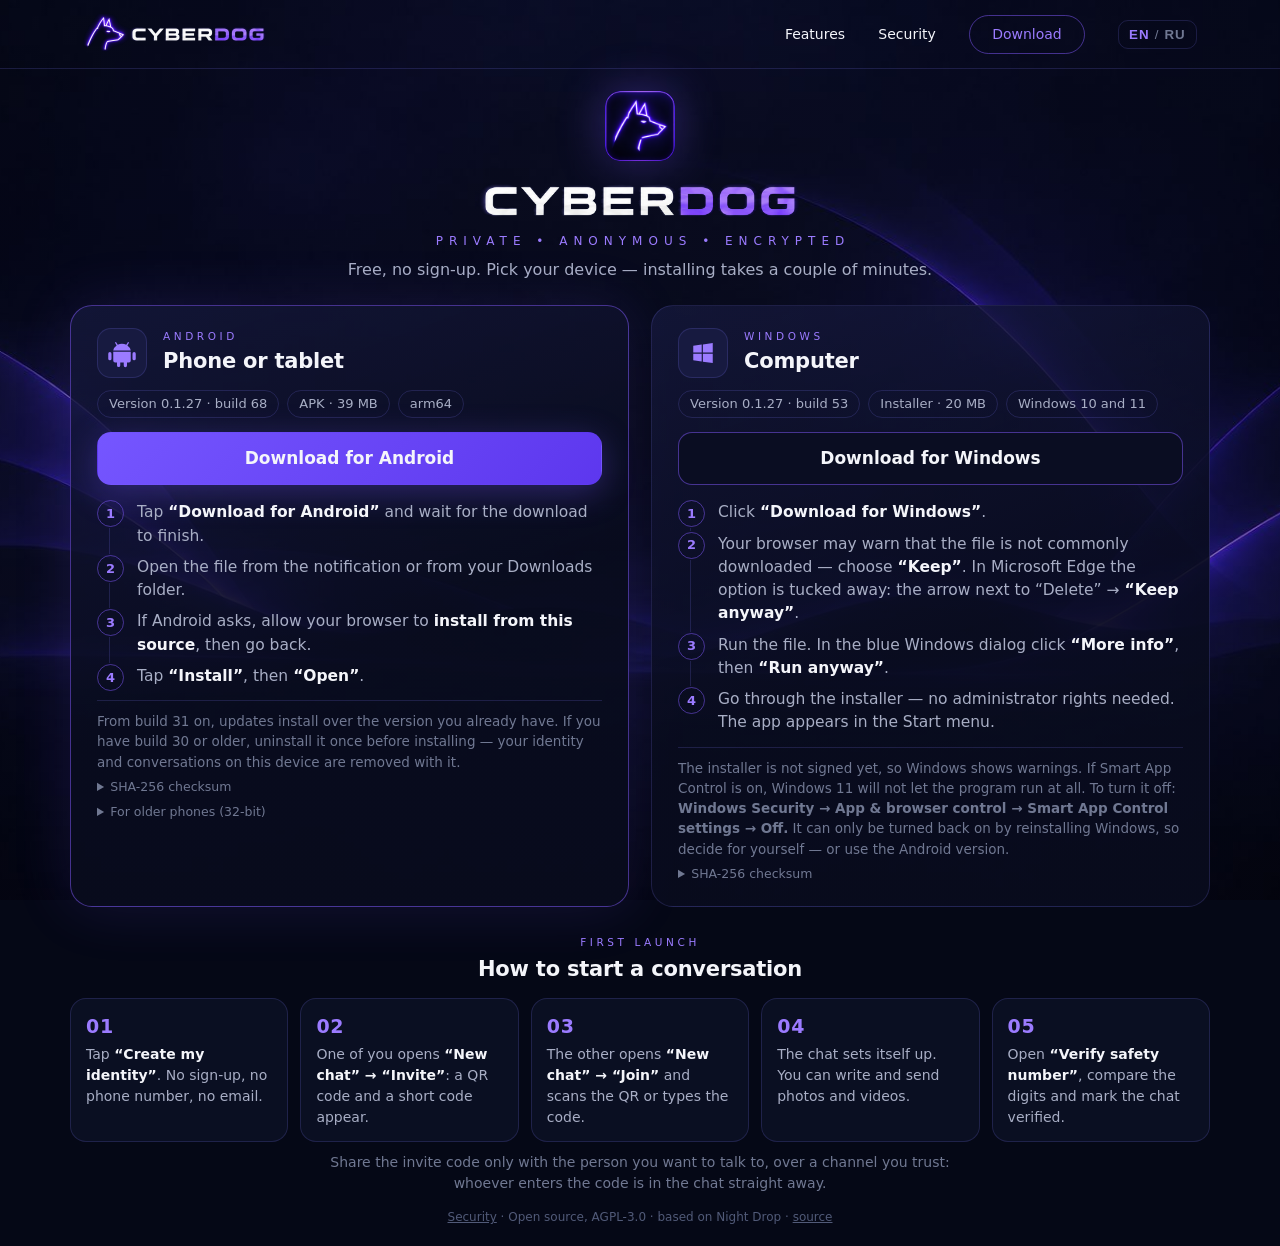
<file: site/classic/published/download.html>
<!doctype html>
<html lang="en" data-lang="en">
<head>
<meta charset="utf-8">
<meta name="viewport" content="width=device-width, initial-scale=1">
<title>Download CYBERDOG — Android and Windows</title>
<script>(function(){var d=document.documentElement,k='cyberdog-lang',t={en:'Download CYBERDOG — Android and Windows',ru:'Скачать CYBERDOG — Android и Windows'},l;try{l=localStorage.getItem(k)}catch(e){}function set(n){d.dataset.lang=n;d.lang=n;document.title=t[n]}set(l==='ru'?'ru':'en');document.addEventListener('click',function(e){if(!e.target.closest('.lang'))return;var n=d.dataset.lang==='en'?'ru':'en';set(n);try{localStorage.setItem(k,n)}catch(e){}})})();</script>
<meta name="description" content="Download CYBERDOG for Android and Windows, with step-by-step installation.">
<meta name="robots" content="noindex">
<meta name="theme-color" content="#050816">
<link rel="icon" type="image/png" sizes="192x192" href="icon-192.png?v=3">
<link rel="icon" href="favicon.ico?v=3" sizes="any">
<link rel="apple-touch-icon" href="apple-touch-icon.png">
<style>
  :root {
    --bg: #050816; --surface: #0d1225; --border: rgba(130,120,255,.18); --border-on: rgba(130,90,255,.5);
    --text: #f4f5fa; --text2: #a8aec5; --muted: #707892; --accent: #7657ff; --accent-l: #9b7bff;
  }
  * { box-sizing: border-box; }
  body { margin: 0; color: var(--text); -webkit-font-smoothing: antialiased;
    font: 15.5px/1.5 "Segoe UI", system-ui, -apple-system, Roboto, Arial, sans-serif;
    background: linear-gradient(rgba(5,8,22,.3), rgba(5,8,22,.3)), url(backdrop.jpg) center / cover fixed no-repeat, var(--bg); }
  a { color: inherit; text-decoration: none; }
  header { display: flex; align-items: center; justify-content: space-between; gap: 16px;
    padding: 14px clamp(16px, 6.5vw, 110px); border-bottom: 1px solid var(--border); }
  .brand img { display: block; height: 40px; width: auto; }
  nav { display: flex; align-items: center; gap: clamp(14px, 2.6vw, 44px); font-size: 14px; }
  .pill { padding: 8px 22px; border: 1px solid var(--border-on); border-radius: 999px; }
  nav a:hover, nav .on { color: var(--accent-l); }

  main { max-width: 1180px; margin: 0 auto; padding: clamp(12px, 2.4vh, 26px) 20px 20px; }
  .top { text-align: center; }
  .top img.icon { width: 70px; height: 70px; border-radius: 22%; box-shadow: 0 0 46px rgba(118,87,255,.35); }
  .top img.word { display: block; width: min(330px, 74vw); height: auto; margin: 10px auto 0; }
  .tag { margin: 8px 0 0; color: var(--accent-l); font-size: 12px; letter-spacing: .5em; text-indent: .5em; }
  .lead { margin: 8px auto 0; color: var(--text2); max-width: 40em; font-size: 16px; }

  .platforms { display: grid; grid-template-columns: repeat(2, 1fr); gap: 22px; margin-top: clamp(14px, 2.6vh, 26px); }
  .card { position: relative; padding: 22px 26px; border-radius: 22px; border: 1px solid var(--border);
    background: linear-gradient(160deg, rgba(23,26,64,.72), rgba(9,12,30,.9) 55%); scroll-margin-top: 20px; }
  .card:target, .card.first { border-color: var(--border-on); box-shadow: 0 0 60px rgba(118,87,255,.14); }
  .who { display: flex; align-items: center; gap: 16px; }
  .glyph { flex: none; display: grid; place-items: center; width: 50px; height: 50px; border-radius: 14px;
    background: #171a40; border: 1px solid var(--border); color: var(--accent-l); }
  .who small { display: block; color: var(--accent-l); font-size: 10.5px; letter-spacing: .34em; }
  h2 { margin: 1px 0 0; font-size: 21px; font-weight: 650; letter-spacing: -0.01em; }
  .chips { display: flex; flex-wrap: wrap; gap: 8px; margin: 12px 0 0; padding: 0; list-style: none; }
  .chips li { padding: 3px 11px; border-radius: 999px; border: 1px solid var(--border); color: var(--text2); font-size: 13px; }
  .btn { display: flex; align-items: center; justify-content: center; gap: 12px; margin-top: 14px; padding: 13px 24px;
    border-radius: 14px; font-weight: 600; font-size: 17px; border: 1px solid var(--border-on); background: #0a0d22;
    transition: transform .15s, border-color .15s, box-shadow .15s; }
  .btn.main { border-color: transparent; background: linear-gradient(135deg, #7556ff, #5d37ee); box-shadow: 0 8px 34px rgba(118,87,255,.32); }
  .btn:hover, .btn:focus-visible { transform: translateY(-1px); border-color: var(--accent-l); }
  .btn:focus-visible { outline: 2px solid var(--accent-l); outline-offset: 3px; }

  .steps { margin: 16px 0 0; padding: 0; list-style: none; counter-reset: s; }
  .steps li { position: relative; padding: 0 0 8px 40px; color: var(--text2); counter-increment: s; }
  .steps li::before { content: counter(s); position: absolute; left: 0; top: -1px; width: 25px; height: 25px; border-radius: 50%;
    display: grid; place-items: center; border: 1px solid var(--border-on); color: var(--accent-l); font-size: 13px; font-weight: 600; }
  .steps li:not(:last-child)::after { content: ""; position: absolute; left: 12px; top: 27px; bottom: 2px; width: 1px; background: var(--border); }
  .steps b, .flow b { color: var(--text); font-weight: 600; }
  .old { margin: 8px 0; color: var(--muted); font-size: 13.5px; }
  .old a { color: var(--accent-l); }
  .note { margin: 4px 0 0; padding-top: 10px; border-top: 1px solid var(--border); color: var(--muted); font-size: 13.5px; }
  details { margin-top: 6px; color: var(--muted); font-size: 12.5px; }
  summary { cursor: pointer; } summary:hover { color: var(--text2); }
  code { display: block; margin-top: 6px; word-break: break-all; font-family: Consolas, ui-monospace, monospace; }

  .start { margin-top: clamp(14px, 2.6vh, 28px); text-align: center; }
  .start small { color: var(--accent-l); font-size: 10.5px; letter-spacing: .34em; }
  .flow { display: grid; grid-template-columns: repeat(5, 1fr); gap: 12px; margin: 12px 0 0; padding: 0; list-style: none; text-align: left; }
  .flow li { padding: 13px 15px; border-radius: 16px; border: 1px solid var(--border); background: rgba(13,18,37,.82); color: var(--text2); font-size: 14px; }
  .flow span { display: block; margin-bottom: 4px; color: var(--accent-l); font-size: 19px; font-weight: 700; letter-spacing: .04em; }
  .hint { margin: 10px auto 0; max-width: 46em; color: var(--muted); font-size: 14px; }
  .legal { margin: 14px 0 0; text-align: center; font-size: 12px; color: #515a78; }
  .legal a { text-decoration: underline; }

  @media (max-width: 1020px) { .flow { grid-template-columns: repeat(2, 1fr); } }
  @media (max-width: 820px) {
    nav { gap: 14px; font-size: 13px; } nav a:not(.pill) { display: none; } .brand img { height: 32px; } .pill { padding: 6px 14px; }
    .platforms { grid-template-columns: 1fr; } .card { padding: 24px 20px; } .flow { grid-template-columns: 1fr; }
  }
  @media (prefers-reduced-motion: reduce) { .btn { transition: none; } }
  x-l { display: inline; }
  html[data-lang="en"] x-l[lang="ru"], html[data-lang="ru"] x-l[lang="en"] { display: none; }
  .lang { display: inline-flex; gap: 5px; padding: 6px 10px; border: 1px solid var(--border); border-radius: 10px; background: none;
    color: var(--muted); font: 600 12px/1 inherit; letter-spacing: .08em; cursor: pointer; }
  .lang:hover { border-color: var(--border-on); }
  html[data-lang="en"] .lang b:first-child, html[data-lang="ru"] .lang b:last-child { color: var(--accent-l); }
  .lang b { font-weight: 600; }
</style>
</head>
<body>
<header>
  <a class="brand" href="./"><img src="logo-horizontal.webp" width="185" height="40" alt="CYBERDOG"></a>
  <nav>
    <a href="./#features"><x-l lang="ru">Возможности</x-l><x-l lang="en">Features</x-l></a>
    <a href="security.html"><x-l lang="ru">Безопасность</x-l><x-l lang="en">Security</x-l></a>
    <a class="pill on" href="download.html"><x-l lang="ru">Скачать</x-l><x-l lang="en">Download</x-l></a>
    <button class="lang" type="button" aria-label="Language"><b>EN</b><span>/</span><b>RU</b></button>
  </nav>
</header>

<main>
  <div class="top">
    <img class="icon" src="app-icon.png" alt="">
    <img class="word" src="wordmark.webp" width="1120" height="157" alt="CYBERDOG">
    <p class="tag">PRIVATE • ANONYMOUS • ENCRYPTED</p>
    <p class="lead"><x-l lang="ru">Бесплатно и без регистрации. Выберите устройство — установка занимает пару минут.</x-l><x-l lang="en">Free, no sign-up. Pick your device — installing takes a couple of minutes.</x-l></p>
  </div>

  <div class="platforms">
    <section class="card first" id="android">
      <div class="who">
        <div class="glyph"><svg width="30" height="30" viewBox="0 0 24 24" fill="currentColor" aria-hidden="true"><path d="M7.2 3.1 8.6 5.4A7 7 0 0 1 12 4.6c1.2 0 2.4.3 3.4.8l1.4-2.3.9.5-1.4 2.3A6 6 0 0 1 19 10H5a6 6 0 0 1 2.7-4.1L6.3 3.6zM5 11h14v7a1.5 1.5 0 0 1-1.5 1.5H16V22a1.3 1.3 0 0 1-2.6 0v-2.5h-2.8V22A1.3 1.3 0 0 1 8 22v-2.5H6.5A1.5 1.5 0 0 1 5 18zM2.3 11.2a1.3 1.3 0 0 1 1.3 1.3v4a1.3 1.3 0 0 1-2.6 0v-4a1.3 1.3 0 0 1 1.3-1.3zm19.4 0a1.3 1.3 0 0 1 1.3 1.3v4a1.3 1.3 0 0 1-2.6 0v-4a1.3 1.3 0 0 1 1.3-1.3z"/></svg></div>
        <div><small>ANDROID</small><h2><x-l lang="ru">Телефон или планшет</x-l><x-l lang="en">Phone or tablet</x-l></h2></div>
      </div>
      <ul class="chips"><li data-ver="android"><x-l lang="ru">Версия 0.1.27 · сборка 68</x-l><x-l lang="en">Version 0.1.27 · build 68</x-l></li><li><x-l lang="ru">APK · 39 МБ</x-l><x-l lang="en">APK · 39 MB</x-l></li><li>arm64</li></ul>
      <a class="btn main" data-file="android" href="cyberdog-0.1.27-b68.apk" download><x-l lang="ru">Скачать для Android</x-l><x-l lang="en">Download for Android</x-l></a>
      <ol class="steps">
        <li><x-l lang="ru">Нажмите <b>«Скачать для Android»</b> и дождитесь окончания загрузки.</x-l><x-l lang="en">Tap <b>“Download for Android”</b> and wait for the download to finish.</x-l></li>
        <li><x-l lang="ru">Откройте файл из уведомления или из папки «Загрузки».</x-l><x-l lang="en">Open the file from the notification or from your Downloads folder.</x-l></li>
        <li><x-l lang="ru">Если Android спросит, разрешите браузеру <b>установку из этого источника</b> и вернитесь назад.</x-l><x-l lang="en">If Android asks, allow your browser to <b>install from this source</b>, then go back.</x-l></li>
        <li><x-l lang="ru">Нажмите <b>«Установить»</b>, затем <b>«Открыть»</b>.</x-l><x-l lang="en">Tap <b>“Install”</b>, then <b>“Open”</b>.</x-l></li>
      </ol>
      <p class="note"><x-l lang="ru">Начиная со сборки 31 обновления ставятся поверх установленной версии. Если у вас сборка 30 или старше, один раз удалите её перед установкой — вместе с ней удаляются личность и переписка на этом устройстве.</x-l><x-l lang="en">From build 31 on, updates install over the version you already have. If you have build 30 or older, uninstall it once before installing — your identity and conversations on this device are removed with it.</x-l></p>
      <details><summary><x-l lang="ru">Контрольная сумма SHA-256</x-l><x-l lang="en">SHA-256 checksum</x-l></summary><code data-sum="android">7129584d932bdef46bf7cd655eef2185577ae8c9f54c11d13b553c89263734c4</code></details>
      <details><summary><x-l lang="ru">Для старых телефонов (32-бит)</x-l><x-l lang="en">For older phones (32-bit)</x-l></summary><p class="old"><x-l lang="ru">Если основной файл не устанавливается, телефон, скорее всего, 32-битный. <a data-file="android-armv7" href="cyberdog-0.1.27-b68-armv7.apk" download>Скачать версию для старых телефонов · 32 МБ</a></x-l><x-l lang="en">If the main file will not install, the phone is most likely 32-bit. <a data-file="android-armv7" href="cyberdog-0.1.27-b68-armv7.apk" download>Download the version for older phones · 32 MB</a></x-l></p><code data-sum="android-armv7">b1d9fff0af3b8b553934b356b8cc80844a2f0d9bfe25ba02ce26be38afe58551</code></details>
    </section>

    <section class="card" id="windows">
      <div class="who">
        <div class="glyph"><svg width="26" height="26" viewBox="0 0 24 24" fill="currentColor" aria-hidden="true"><path d="M3 5.3 10.8 4.2v7.3H3zM11.9 4.1 21 2.8v8.7h-9.1zM3 12.6h7.8v7.3L3 18.8zM11.9 12.6H21v8.7l-9.1-1.3z"/></svg></div>
        <div><small>WINDOWS</small><h2><x-l lang="ru">Компьютер</x-l><x-l lang="en">Computer</x-l></h2></div>
      </div>
      <ul class="chips"><li data-ver="windows"><x-l lang="ru">Версия 0.1.27 · сборка 53</x-l><x-l lang="en">Version 0.1.27 · build 53</x-l></li><li><x-l lang="ru">Установщик · 20 МБ</x-l><x-l lang="en">Installer · 20 MB</x-l></li><li><x-l lang="ru">Windows 10 и 11</x-l><x-l lang="en">Windows 10 and 11</x-l></li></ul>
      <a class="btn" data-file="windows" href="CyberDogSetup-0.1.27-b53.exe" download><x-l lang="ru">Скачать для Windows</x-l><x-l lang="en">Download for Windows</x-l></a>
      <ol class="steps">
        <li><x-l lang="ru">Нажмите <b>«Скачать для Windows»</b>.</x-l><x-l lang="en">Click <b>“Download for Windows”</b>.</x-l></li>
        <li><x-l lang="ru">Браузер может предупредить, что файл скачивают редко, — выберите <b>«Сохранить»</b>. В Microsoft Edge эта кнопка спрятана: стрелка рядом с «Удалить» → <b>«Сохранить всё равно»</b>.</x-l><x-l lang="en">Your browser may warn that the file is not commonly downloaded — choose <b>“Keep”</b>. In Microsoft Edge the option is tucked away: the arrow next to “Delete” → <b>“Keep anyway”</b>.</x-l></li>
        <li><x-l lang="ru">Запустите файл. В синем окне Windows нажмите <b>«Подробнее»</b>, затем <b>«Выполнить в любом случае»</b>.</x-l><x-l lang="en">Run the file. In the blue Windows dialog click <b>“More info”</b>, then <b>“Run anyway”</b>.</x-l></li>
        <li><x-l lang="ru">Пройдите установщик — права администратора не нужны. Приложение появится в меню «Пуск».</x-l><x-l lang="en">Go through the installer — no administrator rights needed. The app appears in the Start menu.</x-l></li>
      </ol>
      <p class="note"><x-l lang="ru">Установщик пока не подписан, поэтому Windows показывает предупреждения. Если включено «Интеллектуальное управление приложениями» (Smart App Control), Windows 11 не даст запустить программу. Выключить его можно так: <b>Безопасность Windows → Управление приложениями и браузером → Параметры интеллектуального управления приложениями → Выкл.</b> Включить обратно получится только переустановкой Windows, поэтому решайте сами — либо пользуйтесь версией для Android.</x-l><x-l lang="en">The installer is not signed yet, so Windows shows warnings. If Smart App Control is on, Windows 11 will not let the program run at all. To turn it off: <b>Windows Security → App &amp; browser control → Smart App Control settings → Off.</b> It can only be turned back on by reinstalling Windows, so decide for yourself — or use the Android version.</x-l></p>
      <details><summary><x-l lang="ru">Контрольная сумма SHA-256</x-l><x-l lang="en">SHA-256 checksum</x-l></summary><code data-sum="windows">f44626b10cf79f93d7cb7827a4b6a3df5db16e697b289702037f2ce7296d2cf9</code></details>
    </section>
  </div>

  <div class="start" id="start">
    <small><x-l lang="ru">ПЕРВЫЙ ЗАПУСК</x-l><x-l lang="en">FIRST LAUNCH</x-l></small>
    <h2><x-l lang="ru">Как начать переписку</x-l><x-l lang="en">How to start a conversation</x-l></h2>
    <ol class="flow">
      <li><span>01</span><x-l lang="ru">Нажмите <b>«Создать мою личность»</b>. Ни регистрации, ни телефона, ни почты.</x-l><x-l lang="en">Tap <b>“Create my identity”</b>. No sign-up, no phone number, no email.</x-l></li>
      <li><span>02</span><x-l lang="ru">Один из вас открывает <b>«Новый чат» → «Пригласить»</b>: появится QR и короткий код.</x-l><x-l lang="en">One of you opens <b>“New chat” → “Invite”</b>: a QR code and a short code appear.</x-l></li>
      <li><span>03</span><x-l lang="ru">Второй открывает <b>«Новый чат» → «Присоединиться»</b> и сканирует QR или вводит код.</x-l><x-l lang="en">The other opens <b>“New chat” → “Join”</b> and scans the QR or types the code.</x-l></li>
      <li><span>04</span><x-l lang="ru">Чат устанавливается сам. Можно писать и отправлять фото и видео.</x-l><x-l lang="en">The chat sets itself up. You can write and send photos and videos.</x-l></li>
      <li><span>05</span><x-l lang="ru">Откройте <b>«Проверить код безопасности»</b>, сверьте цифры и отметьте чат проверенным.</x-l><x-l lang="en">Open <b>“Verify safety number”</b>, compare the digits and mark the chat verified.</x-l></li>
    </ol>
    <p class="hint"><x-l lang="ru">Передавайте код приглашения только тому, с кем хотите общаться, и по каналу, которому доверяете: тот, кто введёт код, сразу попадёт в чат.</x-l><x-l lang="en">Share the invite code only with the person you want to talk to, over a channel you trust: whoever enters the code is in the chat straight away.</x-l></p>
  </div>

  <p class="legal"><a href="security.html"><x-l lang="ru">Безопасность</x-l><x-l lang="en">Security</x-l></a> · <x-l lang="ru">Открытый код, AGPL-3.0 · основано на Night Drop · </x-l><x-l lang="en">Open source, AGPL-3.0 · based on Night Drop · </x-l><a href="https://github.com/idealhere/nightdrop"><x-l lang="ru">исходники</x-l><x-l lang="en">source</x-l></a></p>
</main>
</body>
</html>
</file>
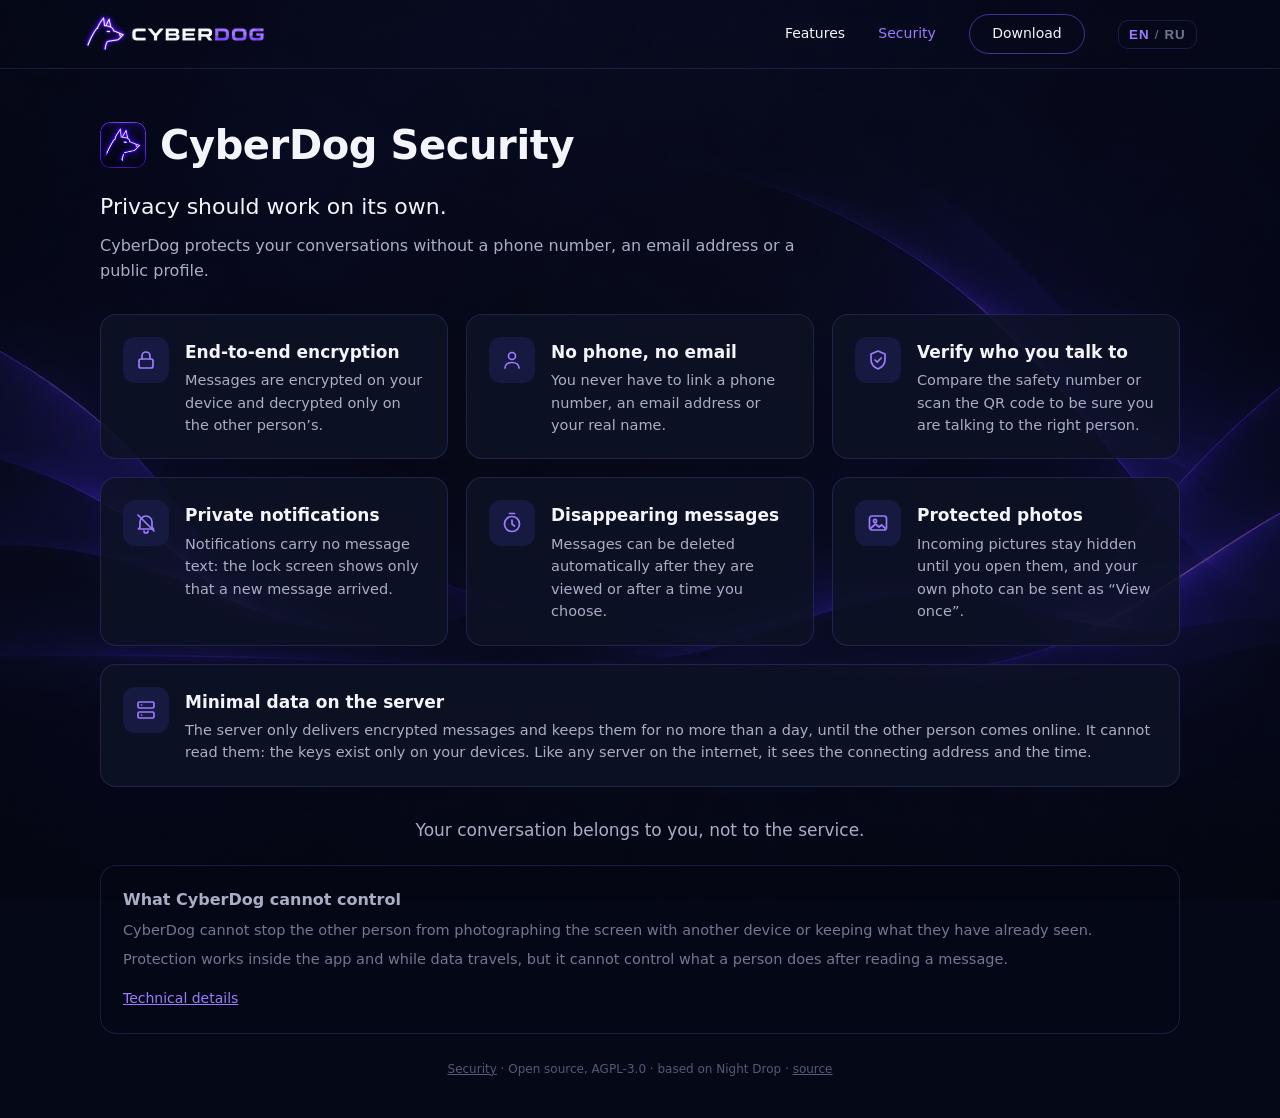
<file: site/classic/published/security.html>
<!doctype html>
<html lang="en" data-lang="en">
<head>
<meta charset="utf-8">
<meta name="viewport" content="width=device-width, initial-scale=1">
<title>CYBERDOG Security</title>
<script>(function(){var d=document.documentElement,k='cyberdog-lang',t={en:'CYBERDOG Security',ru:'Безопасность CYBERDOG'},l;try{l=localStorage.getItem(k)}catch(e){}function set(n){d.dataset.lang=n;d.lang=n;document.title=t[n]}set(l==='ru'?'ru':'en');document.addEventListener('click',function(e){if(!e.target.closest('.lang'))return;var n=d.dataset.lang==='en'?'ru':'en';set(n);try{localStorage.setItem(k,n)}catch(e){}})})();</script>
<meta name="description" content="How CYBERDOG protects conversations: end-to-end encryption, no phone or email, contact verification, disappearing messages.">
<meta name="robots" content="noindex">
<meta name="theme-color" content="#050816">
<link rel="icon" type="image/png" sizes="192x192" href="icon-192.png?v=3">
<link rel="icon" href="favicon.ico?v=3" sizes="any">
<link rel="apple-touch-icon" href="apple-touch-icon.png">
<style>
  :root {
    --bg: #050816; --surface: #0d1225; --border: rgba(130,120,255,.18); --border-on: rgba(130,90,255,.5);
    --text: #f4f5fa; --text2: #a8aec5; --muted: #707892; --accent-l: #9b7bff;
  }
  * { box-sizing: border-box; }
  body { margin: 0; color: var(--text); -webkit-font-smoothing: antialiased;
    font: 16px/1.55 "Segoe UI", system-ui, -apple-system, Roboto, Arial, sans-serif;
    background: linear-gradient(rgba(5,8,22,.55), rgba(5,8,22,.55)), url(backdrop.jpg) center / cover fixed no-repeat, var(--bg); }
  a { color: inherit; text-decoration: none; }
  header { display: flex; align-items: center; justify-content: space-between; gap: 16px;
    padding: 14px clamp(16px, 6.5vw, 110px); border-bottom: 1px solid var(--border); }
  .brand img { display: block; height: 40px; width: auto; }
  nav { display: flex; align-items: center; gap: clamp(14px, 2.6vw, 44px); font-size: 14px; }
  .pill { padding: 8px 22px; border: 1px solid var(--border-on); border-radius: 999px; }
  nav a:hover, nav .on { color: var(--accent-l); }

  main { max-width: 1120px; margin: 0 auto; padding: clamp(24px, 5vh, 52px) 20px 40px; }
  h1 { margin: 0; font-size: clamp(28px, 4.4vw, 40px); font-weight: 700; letter-spacing: -0.01em; }
  .lead { margin: 10px 0 0; color: var(--text2); max-width: 46em; }
  .grid { display: grid; grid-template-columns: repeat(2, 1fr); gap: 22px; margin-top: 30px; }
  .box { padding: 28px; border-radius: 18px; background: rgba(13,18,37,.86); border: 1px solid var(--border); scroll-margin-top: 20px; }
  .box:target { border-color: var(--border-on); }
  .box small { color: var(--accent-l); font-size: 10.5px; letter-spacing: .32em; }
  h2 { margin: 6px 0 4px; font-size: 23px; font-weight: 650; }
  .ver { margin: 0; color: var(--muted); font-size: 14px; }
  .btn { display: inline-flex; align-items: center; gap: 12px; margin: 20px 0 6px; padding: 15px 30px; border-radius: 14px;
    font-weight: 600; font-size: 17px; border: 1px solid var(--border-on); background: #0a0d22;
    transition: transform .15s, border-color .15s; }
  .btn.main { border-color: transparent; background: linear-gradient(135deg, #7556ff, #5d37ee); box-shadow: 0 6px 30px rgba(118,87,255,.28); }
  .btn:hover, .btn:focus-visible { transform: translateY(-1px); border-color: var(--accent-l); }
  .btn:focus-visible { outline: 2px solid var(--accent-l); outline-offset: 3px; }
  h3 { margin: 22px 0 8px; font-size: 16px; font-weight: 650; }
  ol { margin: 0; padding-left: 1.3em; color: var(--text2); }
  li { margin-bottom: 7px; } li b { color: var(--text); font-weight: 600; }
  .note { margin: 16px 0 0; padding: 12px 14px; border-radius: 12px; border: 1px solid var(--border); background: rgba(5,8,22,.5);
    color: var(--text2); font-size: 14.5px; }
  .sum { margin: 14px 0 0; color: var(--muted); font-size: 12px; word-break: break-all; }
  .sum code { font-family: Consolas, ui-monospace, monospace; }
  .wide { grid-column: 1 / -1; }
  .legal { margin: 26px 0 0; text-align: center; font-size: 12px; color: #515a78; }
  .legal a { text-decoration: underline; }
  @media (max-width: 820px) { nav { gap: 14px; font-size: 13px; } nav a:not(.pill) { display: none; } .brand img { height: 32px; } .pill { padding: 6px 14px; } .grid { grid-template-columns: 1fr; } .box { padding: 22px 18px; } }
  @media (prefers-reduced-motion: reduce) { .btn { transition: none; } }
  .head { display: flex; align-items: center; gap: 14px; } .head img { width: 46px; height: 46px; border-radius: 22%; }
  .sub2 { margin: 14px 0 0; font-size: clamp(18px, 2.4vw, 22px); }
  .six { grid-template-columns: repeat(3, 1fr); gap: 18px; }
  .item { display: flex; gap: 16px; padding: 22px; border-radius: 16px; background: rgba(13,18,37,.86); border: 1px solid var(--border); }
  .tile { flex: none; display: grid; place-items: center; width: 46px; height: 46px; border-radius: 12px; background: #171a40; }
  .tile svg { fill: none; stroke: var(--accent-l); stroke-width: 1.7; stroke-linecap: round; stroke-linejoin: round; }
  .item h2 { margin: 2px 0 4px; font-size: 17px; }
  .item p { margin: 0; color: var(--text2); font-size: 14.5px; }
  .soon { margin-left: 8px; padding: 1px 7px; border: 1px solid var(--border-on); border-radius: 6px; color: var(--accent-l);
    font-size: 10px; letter-spacing: .12em; font-weight: 600; vertical-align: 2px; }
  .motto { margin: 30px 0 0; text-align: center; color: var(--text2); font-size: 17px; }
  .limits { margin-top: 22px; padding: 22px; border-radius: 16px; border: 1px solid var(--border); background: rgba(5,8,22,.45); }
  .limits h2 { margin: 0 0 6px; font-size: 16px; color: var(--text2); }
  .limits p { margin: 0 0 6px; color: var(--muted); font-size: 14.5px; }
  .more { display: inline-block; margin-top: 12px; color: var(--accent-l); font-size: 14px; text-decoration: underline; }
  @media (max-width: 980px) { .six { grid-template-columns: repeat(2, 1fr); } }
  @media (max-width: 640px) { .six { grid-template-columns: 1fr; } }
  x-l { display: inline; }
  html[data-lang="en"] x-l[lang="ru"], html[data-lang="ru"] x-l[lang="en"] { display: none; }
  .lang { display: inline-flex; gap: 5px; padding: 6px 10px; border: 1px solid var(--border); border-radius: 10px; background: none;
    color: var(--muted); font: 600 12px/1 inherit; letter-spacing: .08em; cursor: pointer; }
  .lang:hover { border-color: var(--border-on); }
  html[data-lang="en"] .lang b:first-child, html[data-lang="ru"] .lang b:last-child { color: var(--accent-l); }
  .lang b { font-weight: 600; }
</style>
</head>
<body>
<header>
  <a class="brand" href="./"><img src="logo-horizontal.webp" width="185" height="40" alt="CYBERDOG"></a>
  <nav>
    <a href="./#features"><x-l lang="ru">Возможности</x-l><x-l lang="en">Features</x-l></a>
    <a class="on" href="security.html"><x-l lang="ru">Безопасность</x-l><x-l lang="en">Security</x-l></a>
    <a class="pill" href="download.html"><x-l lang="ru">Скачать</x-l><x-l lang="en">Download</x-l></a>
    <button class="lang" type="button" aria-label="Language"><b>EN</b><span>/</span><b>RU</b></button>
  </nav>
</header>

<main>
  <div class="head"><img src="app-icon.png" alt=""><h1><x-l lang="ru">Безопасность CyberDog</x-l><x-l lang="en">CyberDog Security</x-l></h1></div>
  <p class="sub2"><x-l lang="ru">Приватность должна работать автоматически.</x-l><x-l lang="en">Privacy should work on its own.</x-l></p>
  <p class="lead"><x-l lang="ru">CyberDog защищает переписку без номера телефона, почты и публичного профиля.</x-l><x-l lang="en">CyberDog protects your conversations without a phone number, an email address or a public profile.</x-l></p>

  <div class="grid six">
    <section class="item"><div class="tile"><svg width="24" height="24" viewBox="0 0 24 24" aria-hidden="true"><rect x="5" y="11" width="14" height="9" rx="2"/><path d="M8 11V8a4 4 0 0 1 8 0v3"/></svg></div><div><h2><x-l lang="ru">Сквозное шифрование</x-l><x-l lang="en">End-to-end encryption</x-l></h2><p><x-l lang="ru">Сообщения шифруются на вашем устройстве и расшифровываются только у собеседника.</x-l><x-l lang="en">Messages are encrypted on your device and decrypted only on the other person’s.</x-l></p></div></section>
    <section class="item"><div class="tile"><svg width="24" height="24" viewBox="0 0 24 24" aria-hidden="true"><circle cx="12" cy="8" r="3.5"/><path d="M5 20c0-3.3 3.1-5.5 7-5.5s7 2.2 7 5.5"/></svg></div><div><h2><x-l lang="ru">Без телефона и email</x-l><x-l lang="en">No phone, no email</x-l></h2><p><x-l lang="ru">Для общения не требуется привязывать номер телефона, почту или настоящее имя.</x-l><x-l lang="en">You never have to link a phone number, an email address or your real name.</x-l></p></div></section>
    <section class="item"><div class="tile"><svg width="24" height="24" viewBox="0 0 24 24" aria-hidden="true"><path d="M12 3 5 6v5.5c0 4.2 2.9 7.7 7 9.5 4.1-1.8 7-5.3 7-9.500V6z"/><path d="m9 12 2.2 2.200L15.2 10"/></svg></div><div><h2><x-l lang="ru">Проверка собеседника</x-l><x-l lang="en">Verify who you talk to</x-l></h2><p><x-l lang="ru">Сравните код безопасности или QR-код, чтобы убедиться, что разговариваете именно с нужным человеком.</x-l><x-l lang="en">Compare the safety number or scan the QR code to be sure you are talking to the right person.</x-l></p></div></section>
    <section class="item"><div class="tile"><svg width="24" height="24" viewBox="0 0 24 24" aria-hidden="true"><path d="M6 16V11a6 6 0 0 1 12 0v5l1.5 2h-15z"/><path d="M10 20a2 2 0 0 0 4 0"/><path d="m4 4 16 16"/></svg></div><div><h2><x-l lang="ru">Приватные уведомления</x-l><x-l lang="en">Private notifications</x-l></h2><p><x-l lang="ru">В уведомлениях нет текста сообщений: на экране блокировки видно только то, что пришло новое сообщение.</x-l><x-l lang="en">Notifications carry no message text: the lock screen shows only that a new message arrived.</x-l></p></div></section>
    <section class="item"><div class="tile"><svg width="24" height="24" viewBox="0 0 24 24" aria-hidden="true"><circle cx="12" cy="13" r="7.5"/><path d="M12 9v4l2.5 2M9.5 2.5h5"/></svg></div><div><h2><x-l lang="ru">Исчезающие сообщения</x-l><x-l lang="en">Disappearing messages</x-l></h2><p><x-l lang="ru">Сообщения можно автоматически удалять после просмотра или через выбранное время.</x-l><x-l lang="en">Messages can be deleted automatically after they are viewed or after a time you choose.</x-l></p></div></section>
    <section class="item"><div class="tile"><svg width="24" height="24" viewBox="0 0 24 24" aria-hidden="true"><rect x="3.5" y="5" width="17" height="14" rx="2.5"/><circle cx="9" cy="10" r="1.6"/><path d="m5 17 4.5-4 3.5 3 2.5-2 3.5 3"/></svg></div><div><h2><x-l lang="ru">Фото под защитой</x-l><x-l lang="en">Protected photos</x-l></h2><p><x-l lang="ru">Входящие изображения скрыты до открытия, а своё фото можно отправить в режиме «Посмотреть один раз».</x-l><x-l lang="en">Incoming pictures stay hidden until you open them, and your own photo can be sent as “View once”.</x-l></p></div></section>
    <section class="item wide"><div class="tile"><svg width="24" height="24" viewBox="0 0 24 24" aria-hidden="true"><rect x="4" y="4" width="16" height="6" rx="1.5"/><rect x="4" y="14" width="16" height="6" rx="1.5"/><path d="M7.5 7h.01M7.5 17h.01"/></svg></div><div><h2><x-l lang="ru">Минимум данных на сервере</x-l><x-l lang="en">Minimal data on the server</x-l></h2><p><x-l lang="ru">Сервер только доставляет зашифрованные сообщения и хранит их не дольше суток, пока собеседник не выйдет на связь. Прочитать их он не может: ключи есть только на ваших устройствах. Как любой сервер в интернете, он видит адрес подключения и время.</x-l><x-l lang="en">The server only delivers encrypted messages and keeps them for no more than a day, until the other person comes online. It cannot read them: the keys exist only on your devices. Like any server on the internet, it sees the connecting address and the time.</x-l></p></div></section>
  </div>

  <p class="motto"><x-l lang="ru">Ваш разговор принадлежит вам, а не сервису.</x-l><x-l lang="en">Your conversation belongs to you, not to the service.</x-l></p>

  <div class="limits">
    <h2><x-l lang="ru">Что CyberDog не может контролировать</x-l><x-l lang="en">What CyberDog cannot control</x-l></h2>
    <p><x-l lang="ru">CyberDog не может запретить собеседнику сфотографировать экран другим устройством или сохранить уже увиденную информацию.</x-l><x-l lang="en">CyberDog cannot stop the other person from photographing the screen with another device or keeping what they have already seen.</x-l></p>
    <p><x-l lang="ru">Защита работает внутри приложения и при передаче данных, но не может контролировать действия человека после просмотра сообщения.</x-l><x-l lang="en">Protection works inside the app and while data travels, but it cannot control what a person does after reading a message.</x-l></p>
    <a class="more" href="https://github.com/idealhere/nightdrop/blob/feature/https-primary-transport/SECURITY.md"><x-l lang="ru">Технические подробности</x-l><x-l lang="en">Technical details</x-l></a>
  </div>

  <p class="legal"><a href="security.html"><x-l lang="ru">Безопасность</x-l><x-l lang="en">Security</x-l></a> · <x-l lang="ru">Открытый код, AGPL-3.0 · основано на Night Drop · </x-l><x-l lang="en">Open source, AGPL-3.0 · based on Night Drop · </x-l><a href="https://github.com/idealhere/nightdrop"><x-l lang="ru">исходники</x-l><x-l lang="en">source</x-l></a></p>
</main>
</body>
</html>
</file>
<file: site/relay/assets/site.css>
/* Shared by the inner pages of Landing V2 (download, security): the same white-tech system as
   the home page — tokens, header, buttons, glass, the drawn phone, FAQ, closing block, footer. */
:root {
  --bg: #f3f6fb; --line: #e2e8f1; --line-2: #d3dcea;
  --ink: #0b111d; --ink-2: #5c697d; --muted: #8e99aa;
  --blue: #1f6fff; --cyan: #19b8f2; --blue-d: #1557d8;
  --grad: linear-gradient(100deg, #2aa8ff, #1f6fff 55%, #5a5cff);
  --glass: rgba(255,255,255,.66); --shadow: 0 18px 44px rgba(30, 60, 110, .12); --shadow-s: 0 6px 20px rgba(30, 60, 110, .07);
}
* { box-sizing: border-box; }
html { scroll-behavior: smooth; }
body { margin: 0; color: var(--ink); background: var(--bg); -webkit-font-smoothing: antialiased;
  font: 16px/1.5 "Segoe UI Variable Display", "Segoe UI", -apple-system, system-ui, Roboto, "Helvetica Neue", Arial, sans-serif; }
a { color: inherit; text-decoration: none; }
img { max-width: 100%; height: auto; display: block; }
h1, h2, h3, h4, p, ol, ul { margin: 0; }
.page { overflow: hidden; background: linear-gradient(180deg, rgba(248,250,253,.70), rgba(248,250,253,.82) 420px, #f3f6fb 760px), url(background.webp) center top / max(100%, 1600px) auto no-repeat, var(--bg); }
.wrap { width: min(1240px, 100% - 110px); margin: 0 auto; }
.blue { background: linear-gradient(100deg, #1f6fff, #2aa8ff); -webkit-background-clip: text; background-clip: text; color: transparent; }
.eyebrow { color: var(--muted); font-size: 11.5px; font-weight: 600; letter-spacing: .34em; text-transform: uppercase; }
.glass { background: var(--glass); backdrop-filter: blur(12px) saturate(1.3); border: 1px solid rgba(255,255,255,.95); box-shadow: var(--shadow-s); }
h1 { font-size: clamp(38px, 4.6vw, 66px); line-height: 1.01; letter-spacing: -.04em; font-weight: 780; }
h2 { font-size: clamp(28px, 3vw, 44px); line-height: 1.03; letter-spacing: -.04em; font-weight: 780; }
.lead { margin-top: 20px; max-width: 500px; color: var(--ink-2); font-size: clamp(16px, 1.3vw, 19px); line-height: 1.45; }

.top { position: sticky; top: 0; z-index: 20; }
.bar { display: flex; align-items: center; gap: 20px; width: min(1080px, 100% - 32px); margin: 0 auto; padding: 10px 18px 12px 22px; border-radius: 0 0 34px 34px; }
.bar .logo img { height: 58px; width: auto; }
.bar nav { display: flex; gap: clamp(16px, 2.6vw, 36px); margin: 0 auto 0 48px; font-size: 15px; }
.bar nav a:hover, .bar nav a[aria-current] { color: var(--blue); }
.lang { display: inline-flex; border: 1px solid var(--line-2); border-radius: 999px; overflow: hidden; font-size: 12px; font-weight: 600; }
.lang button { border: 0; background: transparent; padding: 6px 10px; color: var(--muted); cursor: pointer; font: inherit; }
.lang button[aria-pressed="true"] { background: #e8f1ff; color: var(--blue-d); }
.btn { display: inline-flex; align-items: center; justify-content: center; gap: 12px; padding: 16px 40px; border-radius: 999px;
  font-weight: 600; font-size: 16.5px; border: 1px solid rgba(255,255,255,.95); background: rgba(255,255,255,.8); color: var(--ink); white-space: nowrap;
  box-shadow: var(--shadow-s); transition: transform .18s, box-shadow .18s; }
.btn:hover, .btn:focus-visible { transform: translateY(-2px); box-shadow: var(--shadow); }
.btn.primary { border-color: transparent; background: var(--grad); color: #fff; box-shadow: 0 10px 26px rgba(31,111,255,.34); }
.btn.primary:hover, .btn.primary:focus-visible { box-shadow: 0 14px 34px rgba(31,111,255,.46); }
.btn.small { padding: 9px 22px; font-size: 13.5px; }
.btn:focus-visible { outline: 2px solid var(--blue); outline-offset: 3px; }
.btn svg { width: 22px; height: 22px; }
.arrow::after { content: "→"; font-weight: 400; font-size: 1.15em; }

main { padding-bottom: 30px; }
section { padding-top: clamp(48px, 6vw, 84px); scroll-margin-top: 80px; }
.center { text-align: center; } .center .lead { margin-left: auto; margin-right: auto; }

/* FAQ */
.faq { max-width: 860px; margin: 34px auto 0; display: grid; gap: 12px; }
.faq details { border-radius: 20px; padding: 0 26px; background: rgba(255,255,255,.62); border: 1px solid rgba(255,255,255,.95); box-shadow: 0 4px 16px rgba(30,60,110,.045); }
.faq summary { cursor: pointer; list-style: none; display: flex; justify-content: space-between; gap: 16px; padding: 20px 0; font-size: 17px; font-weight: 650; letter-spacing: -.01em; }
.faq summary::-webkit-details-marker { display: none; }
.faq summary::after { content: "+"; color: var(--blue); font-weight: 400; font-size: 22px; line-height: 1; }
.faq details[open] summary::after { content: "–"; }
.faq details p { padding: 0 0 22px; color: var(--ink-2); font-size: 15px; max-width: 700px; } .faq b { color: var(--ink); }

/* Closing block: large and light, the dog standing inside it. */
.final { display: grid; grid-template-columns: minmax(0, .95fr) minmax(0, 1.1fr) auto; gap: 34px; align-items: center; padding: 6px 56px 6px 30px; border-radius: 32px; overflow: hidden;
  background: radial-gradient(48% 120% at 18% 60%, rgba(196,230,255,.75), transparent 72%), linear-gradient(110deg, rgba(255,255,255,.82), rgba(255,255,255,.62)); }
.final img { width: 100%; max-width: 330px; margin: -4px auto -18px; filter: drop-shadow(0 18px 26px rgba(28,62,120,.2)); }
.final h2 { margin-top: 12px; font-size: clamp(26px, 2.8vw, 40px); }
.final .cta { text-align: center; } .final .btn { padding: 18px 56px; font-size: 17px; } .final small { display: block; margin-top: 12px; color: var(--muted); font-size: 11.5px; }

footer { padding: 6px 0 16px; color: var(--muted); font-size: 12px; }
footer .wrap { display: flex; flex-wrap: wrap; gap: 4px 22px; justify-content: space-between; }
footer a { text-decoration: underline; }

.reveal { opacity: 0; transform: translateY(14px); transition: opacity .7s, transform .7s; }
.reveal.in { opacity: 1; transform: none; }
@keyframes float { 0%, 100% { translate: 0 0; } 50% { translate: 0 -8px; } }

@media (max-width: 1180px) {
  .wrap { width: min(1240px, 100% - 48px); }
  .final { padding: 18px; gap: 16px 24px; grid-template-columns: 240px minmax(0, 1fr); } .final img { margin: 0; grid-row: span 2; } .final .cta { text-align: left; }
}
@media (max-width: 700px) {
  .wrap { width: min(1240px, 100% - 28px); }
  .page { background-size: auto 760px; }
  .bar { gap: 8px; padding: 4px 10px 6px; } .bar .logo img { height: 40px; } .bar nav, .bar .btn { display: none; } .bar .lang { margin-left: auto; }
  .faq details { padding: 0 18px; } .faq summary { font-size: 15.5px; padding: 16px 0; }
  .final { grid-template-columns: 1fr; text-align: center; padding: 22px 18px; } .final img { margin: 0 auto; grid-row: auto; max-width: 260px; } .final .cta { text-align: center; } .final .btn { padding: 15px 44px; }
}
@media (prefers-reduced-motion: reduce) {
  html { scroll-behavior: auto; } *, *::before, *::after { animation: none !important; transition: none !important; }
  .reveal { opacity: 1; transform: none; }
}
</file>
